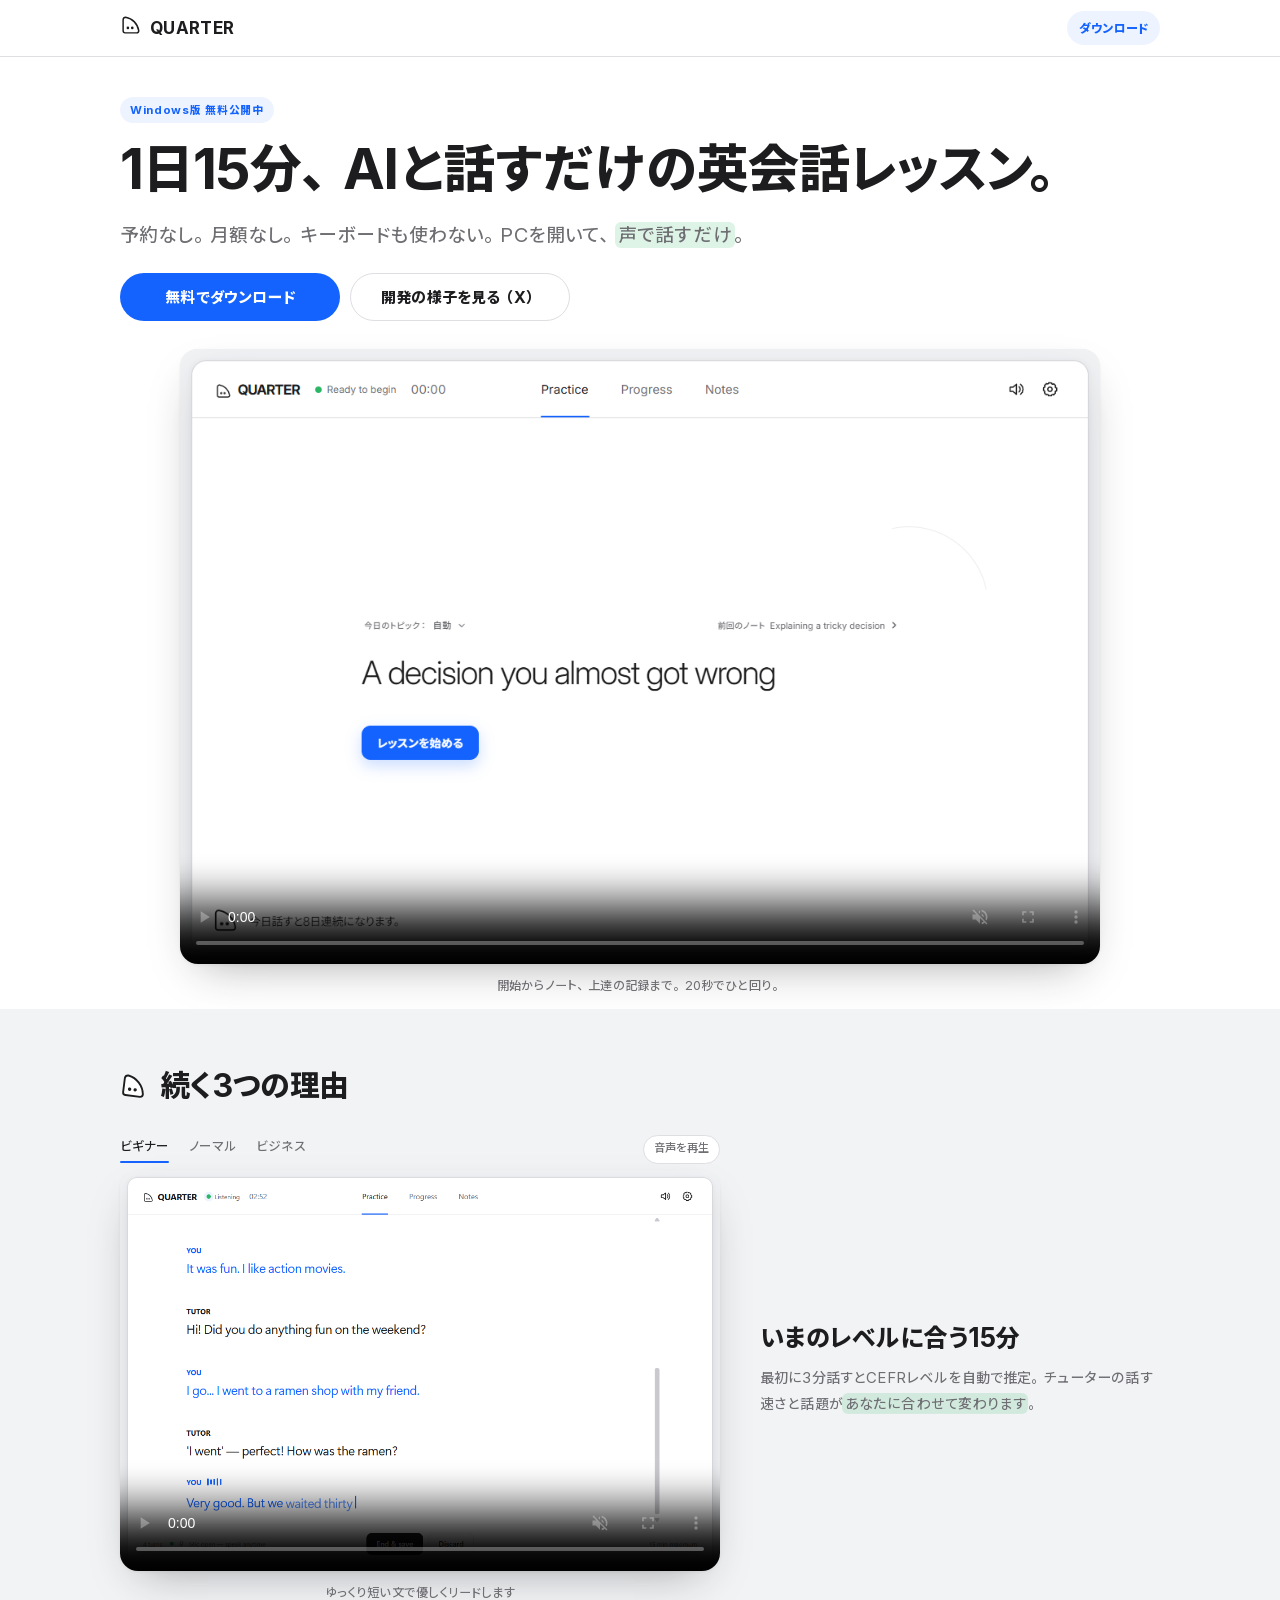
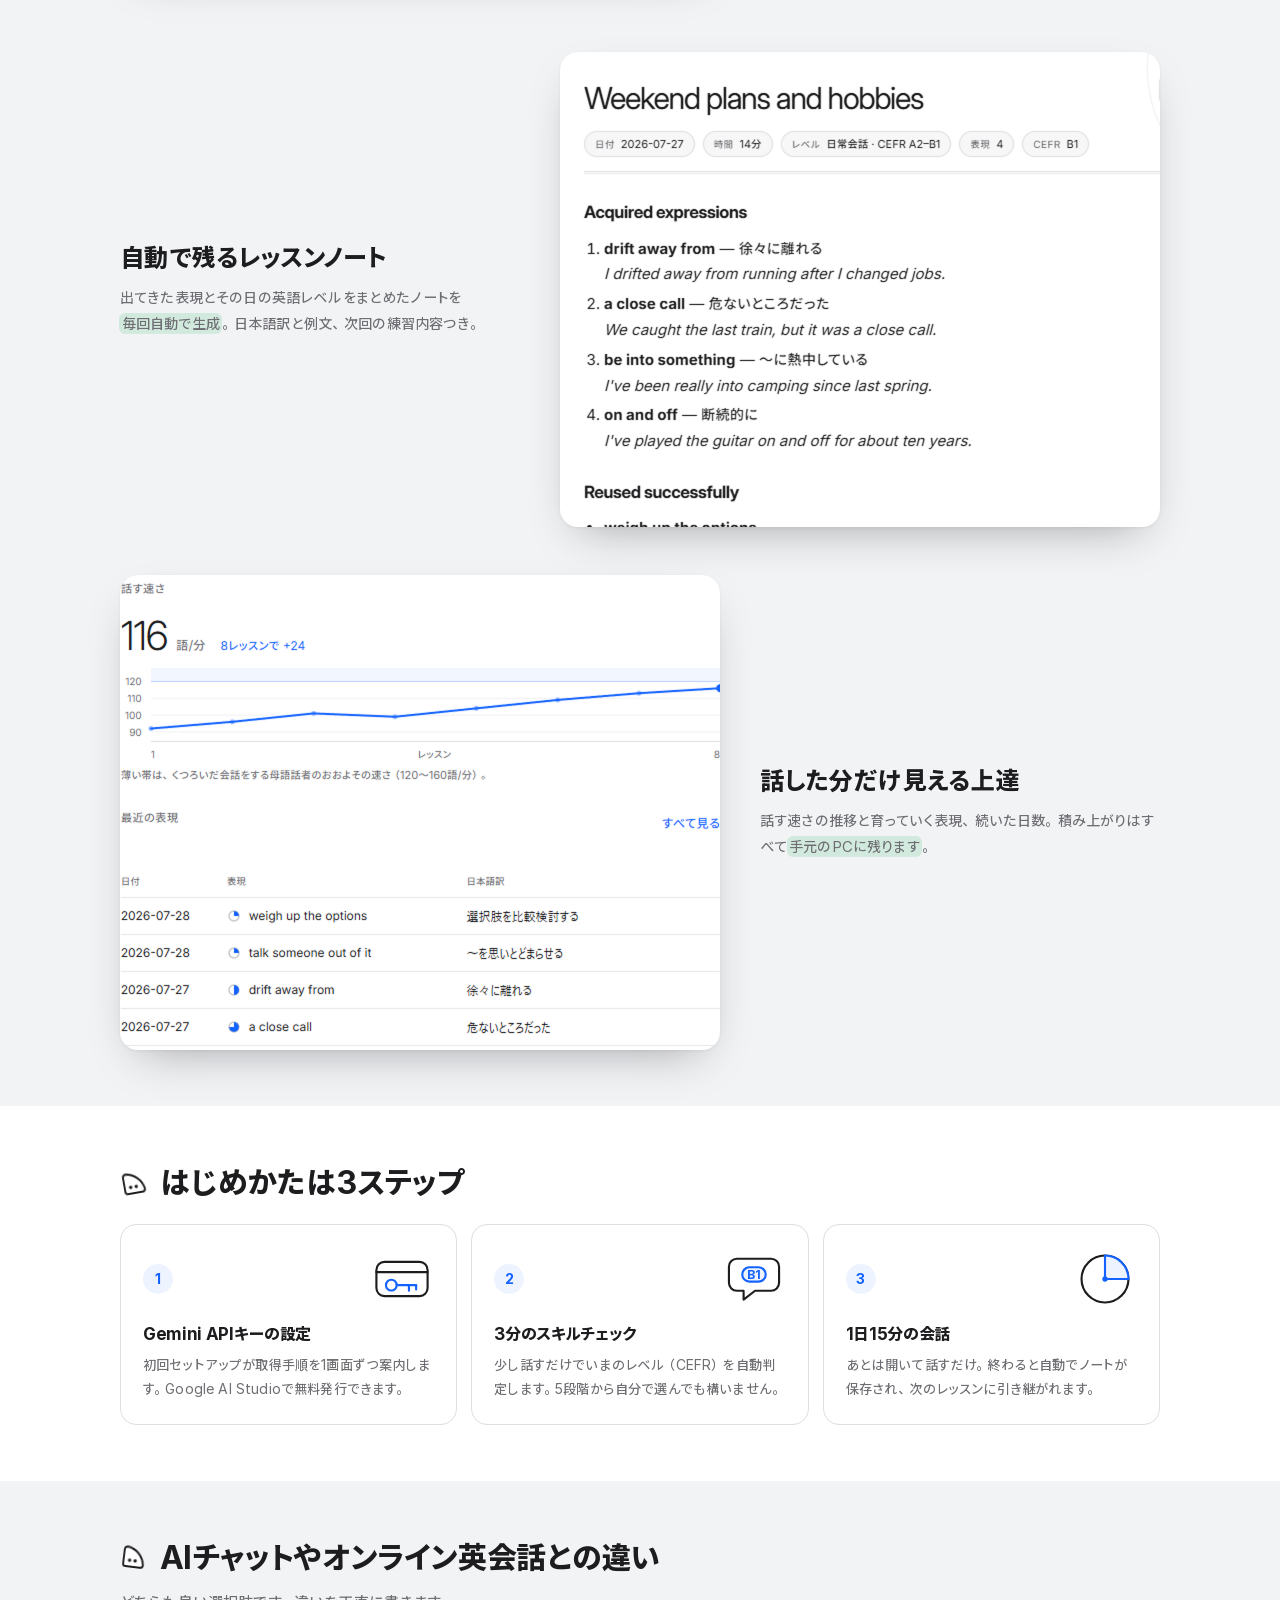
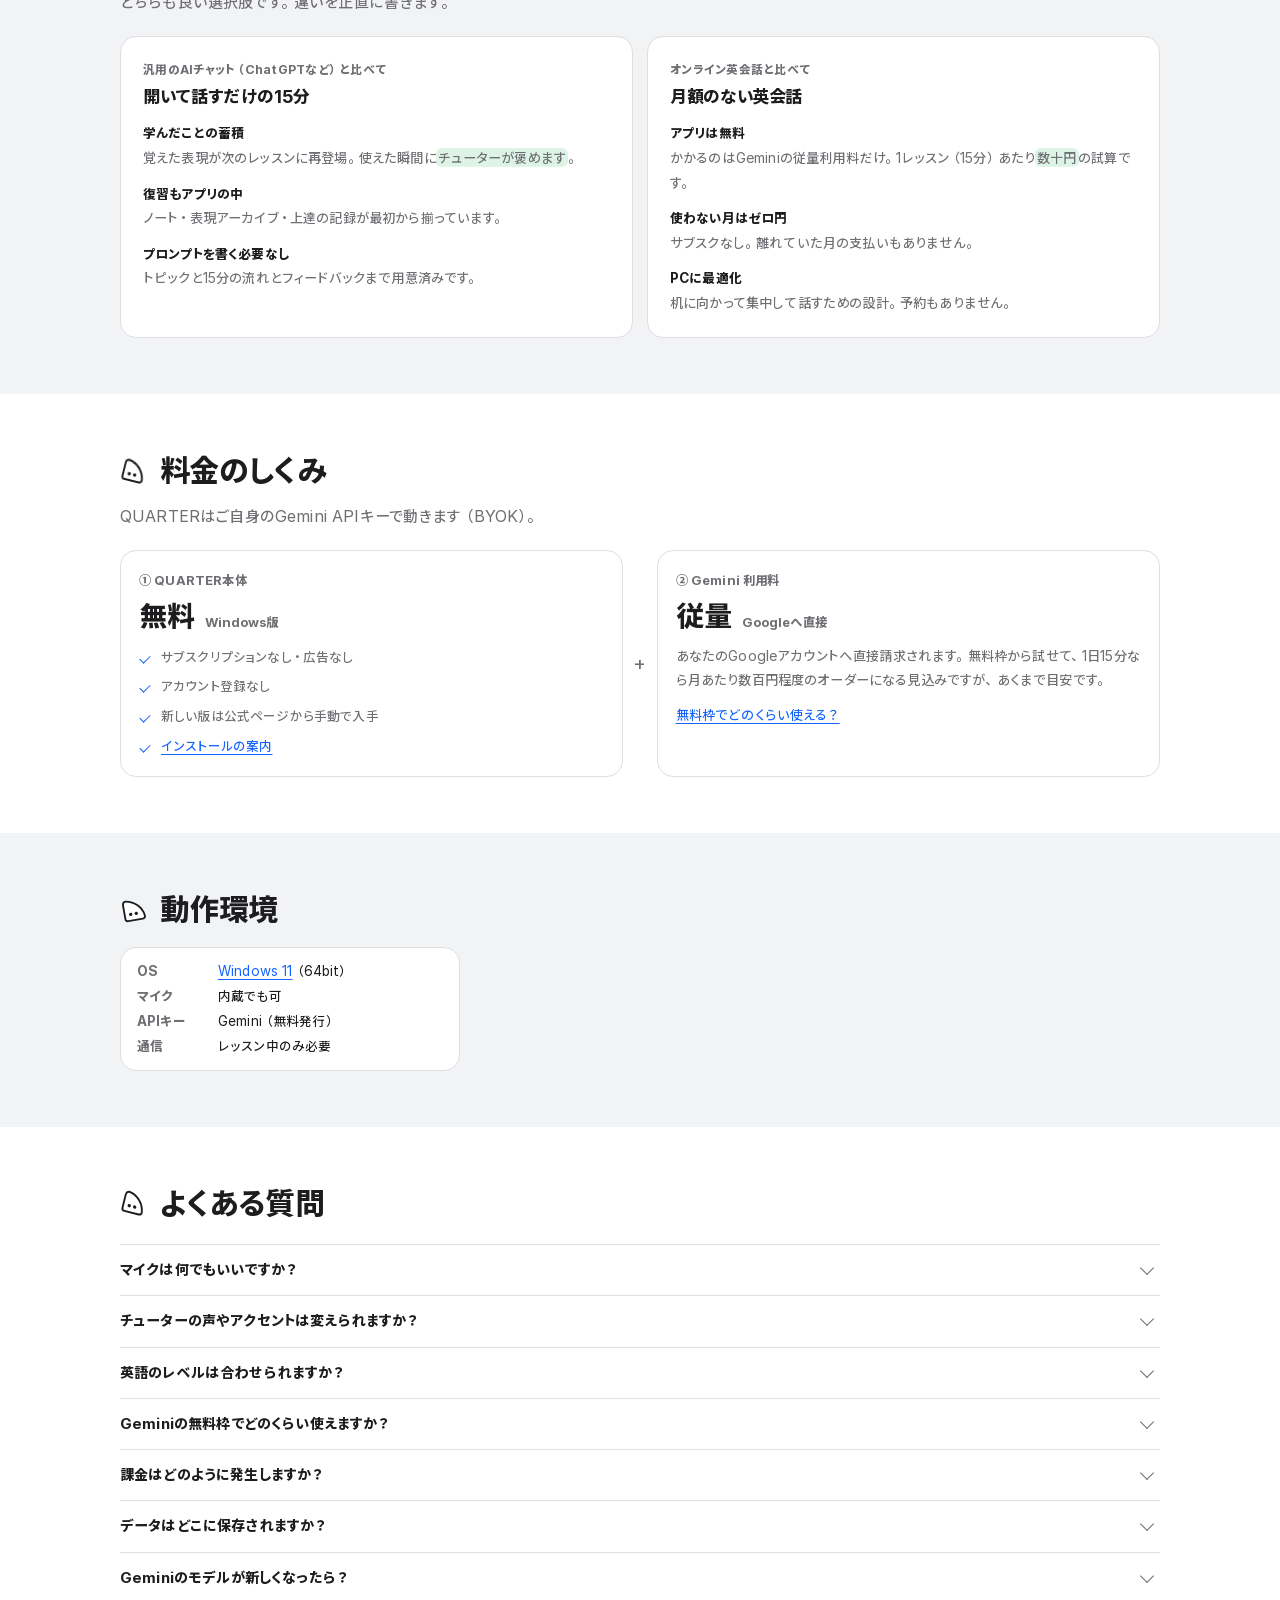
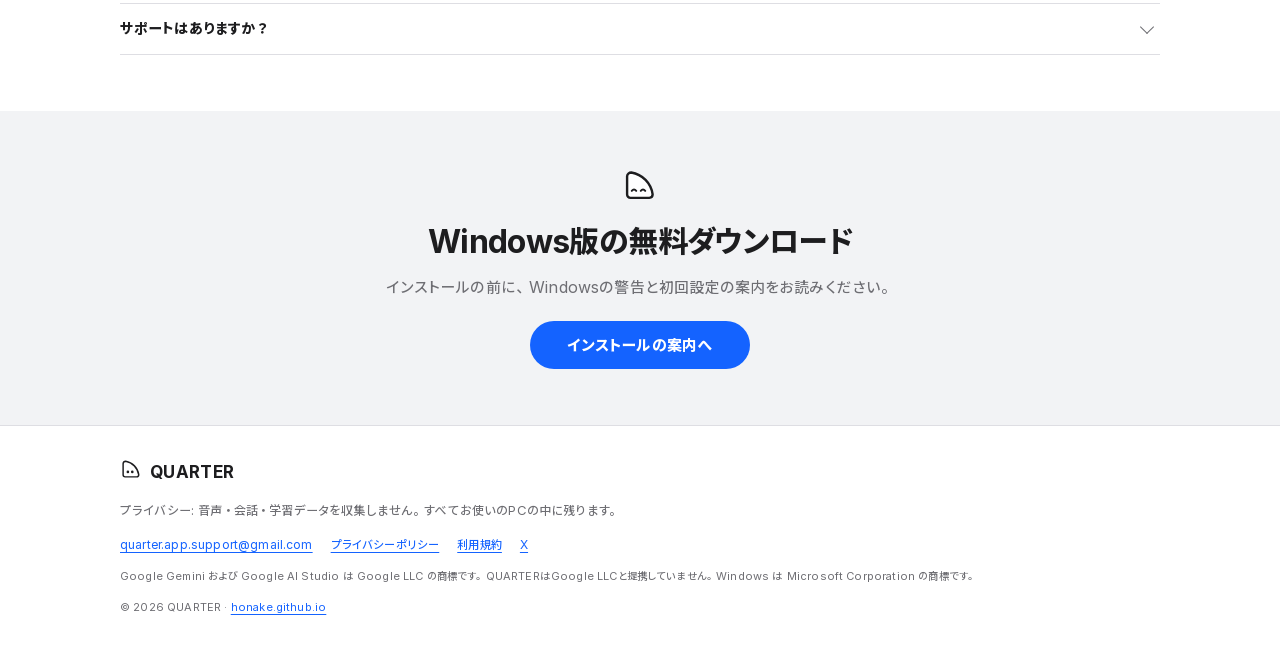
<file: index.html>
<!doctype html>
<html lang="ja">
  <head>
    <meta charset="utf-8">
    <meta name="viewport" content="width=device-width, initial-scale=1">
    <title>QUARTER — 1日15分、AIと話すだけの英会話レッスン。</title>
    <meta name="description" content="QUARTERは1日15分、AIチューターと話すだけのデスクトップ英会話アプリ。予約なし、月額なし、アプリは無料。レッスンノートはあなたのPCにMarkdownで保存されます。">
    <meta name="color-scheme" content="light">
    <meta property="og:type" content="website">
    <meta property="og:title" content="QUARTER — 1日15分、AIと話すだけの英会話レッスン。">
    <meta property="og:description" content="予約なし。月額なし。PCを開いて、話すだけ。無料のWindows向け英会話アプリ。">
    <meta property="og:url" content="https://honake.github.io/quarter/">
    <meta property="og:image" content="https://honake.github.io/quarter/assets/quarter-og.png">
    <meta property="og:image:width" content="1200">
    <meta property="og:image:height" content="630">
    <meta name="twitter:card" content="summary_large_image">
    <meta name="twitter:image" content="https://honake.github.io/quarter/assets/quarter-og.png">
    <link rel="canonical" href="https://honake.github.io/quarter/">
    <link rel="stylesheet" href="styles.css">
    <script src="main.js" defer></script>
  </head>
  <body>
    <a class="skip-link" href="#main">本文へスキップ</a>

    <header class="topbar">
      <div class="wrap topbar-inner">
        <span class="brand">
          <svg class="mascot" viewBox="0 0 24 24" aria-hidden="true">
            <path class="mascot-body" d="M3.4 6.2a2.8 2.8 0 0 1 2.79-2.57A17.2 17.2 0 0 1 20.43 18.21a2.4 2.4 0 0 1-2.23 2.39H5.6a2.2 2.2 0 0 1-2.2-2.2Z"></path>
            <g class="mascot-eyes">
              <circle cx="8.6" cy="15.2" r="1.45"></circle>
              <circle cx="13.4" cy="15.2" r="1.45"></circle>
            </g>
          </svg>
          <span class="wordmark">QUARTER</span>
        </span>
        <a class="topbar-cta" href="start.html">ダウンロード</a>
      </div>
    </header>

    <main id="main">
      <!-- 1. Hero -->
      <section class="hero">
        <div class="wrap">
          <p class="eyebrow"><span class="badge">Windows版 無料公開中</span></p>
          <!-- The tagline is a fixed piece of copy. It reveals word by word with the
               in-app transcript cadence; the spans carry the stagger, not JS. -->
          <h1 class="hero-title"
            ><span class="word" style="--d: 0ms">1日15分、</span
            ><span class="word" style="--d: 100ms">AIと</span
            ><span class="word" style="--d: 200ms">話すだけの</span
            ><span class="word" style="--d: 300ms">英会話</span
            ><span class="word word-last" style="--d: 400ms">レッスン。</span
          ></h1>
          <p class="lead">予約なし。月額なし。キーボードも使わない。PCを開いて、<span class="mark" data-mark data-delay="900">声で話すだけ</span>。</p>
          <div class="cta-row">
            <a class="button button-primary" href="start.html">無料でダウンロード</a>
            <a class="button button-ghost" href="https://x.com/slime_sryty" target="_blank" rel="noopener noreferrer">開発の様子を見る（X）</a>
          </div>

          <!-- One real pass through the complete product loop. Unlike decorative
               motion, this content video keeps autoplaying under reduced motion. -->
          <figure class="media hero-tour">
            <video
              class="media-video"
              data-autoplay-content
              src="assets/quarter-tour.mp4"
              poster="assets/quarter-tour-poster.png"
              width="1130"
              height="756"
              autoplay
              muted
              loop
              playsinline
              preload="auto"
              aria-label="開始前の画面から会話、保存されたノート、進捗、ノート一覧までを見せるQUARTERの20秒ツアー"
            ></video>
            <figcaption>開始からノート、上達の記録まで。20秒でひと回り。</figcaption>
          </figure>
        </div>
      </section>

      <!-- 2. Benefits -->
      <section class="section section-tint" aria-labelledby="benefits-heading">
        <div class="wrap">
          <div class="section-head">
            <svg class="mascot mascot-guide mascot-lean" viewBox="0 0 24 24" aria-hidden="true">
              <path class="mascot-body" d="M3.4 6.2a2.8 2.8 0 0 1 2.79-2.57A17.2 17.2 0 0 1 20.43 18.21a2.4 2.4 0 0 1-2.23 2.39H5.6a2.2 2.2 0 0 1-2.2-2.2Z"></path>
              <g class="mascot-eyes">
                <circle cx="8.6" cy="15.2" r="1.45"></circle>
                <circle cx="13.4" cy="15.2" r="1.45"></circle>
              </g>
            </svg>
            <h2 id="benefits-heading" class="section-title">続く3つの理由</h2>
          </div>
          <div class="reasons">
            <article class="reason-row">
              <!-- main.js owns the difficulty tabs, lazy sources, and auto-advance. -->
              <figure class="reason-media demo" data-demo>
                <div class="demo-stage">
                  <div class="demo-levels" role="group" aria-label="レッスンの難易度">
                    <button type="button" class="level-tab is-active" data-level="beginner" aria-pressed="true"
                      data-caption="ゆっくり短い文で優しくリードします">ビギナー</button>
                    <button type="button" class="level-tab" data-level="daily" aria-pressed="false"
                      data-caption="趣味や日常の話題を自然なテンポで話します">ノーマル</button>
                    <button type="button" class="level-tab" data-level="business" aria-pressed="false"
                      data-caption="仕事で使う言い回しまで踏み込みます">ビジネス</button>
                    <button type="button" class="demo-audio-toggle" data-demo-audio aria-pressed="false"
                      data-label-muted="音声を再生" data-label-playing="音声を切る"
                      aria-label="音声を再生">音声を再生</button>
                  </div>
                  <div class="demo-viewport">
                    <video
                      class="media-video"
                      data-level="beginner"
                      src="assets/quarter-demo-beginner.mp4"
                      poster="assets/quarter-demo-beginner-poster.png"
                      width="1130"
                      height="756"
                      autoplay
                      muted
                      playsinline
                      preload="metadata"
                      aria-label="ビギナー向けのレッスン。実際のチューター音声つきでゆっくり短い文を話す様子"
                    ></video>
                    <video
                      class="media-video"
                      data-level="daily"
                      data-src="assets/quarter-demo-daily.mp4"
                      poster="assets/quarter-demo-daily-poster.png"
                      width="1130"
                      height="756"
                      muted
                      playsinline
                      preload="none"
                      aria-label="ノーマル向けのレッスン。実際のチューター音声つきで趣味の話を自然なテンポで進める様子"
                      hidden
                    ></video>
                    <video
                      class="media-video"
                      data-level="business"
                      data-src="assets/quarter-demo.mp4"
                      poster="assets/quarter-demo-poster.png"
                      width="1130"
                      height="756"
                      muted
                      playsinline
                      preload="none"
                      aria-label="ビジネス向けのレッスン。実際のチューター音声つきで仕事の話を英語で進める様子"
                      hidden
                    ></video>
                  </div>
                </div>
                <figcaption data-demo-caption aria-live="polite">ゆっくり短い文で優しくリードします</figcaption>
              </figure>
              <div class="reason-copy">
                <h3>いまのレベルに合う15分</h3>
                <p>最初に3分話すとCEFRレベルを自動で推定。チューターの話す速さと話題が<span class="mark" data-mark>あなたに合わせて変わります</span>。</p>
              </div>
            </article>

            <article class="reason-row reason-row-reverse">
              <figure class="reason-media reason-still">
                <img
                  src="assets/quarter-feature-note.png"
                  width="600"
                  height="475"
                  loading="lazy"
                  decoding="async"
                  alt="保存されたレッスンノート。タイトル、日付・時間・レベルの情報、日本語訳・例文つきの表現が4件並ぶ"
                >
              </figure>
              <div class="reason-copy">
                <h3>自動で残るレッスンノート</h3>
                <p>出てきた表現とその日の英語レベルをまとめたノートを<span class="mark" data-mark>毎回自動で生成</span>。日本語訳と例文、次回の練習内容つき。</p>
              </div>
            </article>

            <article class="reason-row">
              <figure class="reason-media reason-still">
                <img
                  src="assets/quarter-feature-progress.png"
                  width="600"
                  height="475"
                  loading="lazy"
                  decoding="async"
                  alt="進捗画面の話す速さ。116語/分、8レッスンで+24という数値、上昇する推移グラフと最近の表現が並ぶ"
                >
              </figure>
              <div class="reason-copy">
                <h3>話した分だけ見える上達</h3>
                <p>話す速さの推移と育っていく表現、続いた日数。積み上がりはすべて<span class="mark" data-mark>手元のPCに残ります</span>。</p>
              </div>
            </article>
          </div>
        </div>
      </section>

      <!-- 3. How it works -->
      <section class="section" aria-labelledby="how-heading">
        <div class="wrap">
          <div class="section-head">
            <svg class="mascot mascot-guide mascot-point" viewBox="0 0 24 24" aria-hidden="true">
              <path class="mascot-body" d="M3.4 6.2a2.8 2.8 0 0 1 2.79-2.57A17.2 17.2 0 0 1 20.43 18.21a2.4 2.4 0 0 1-2.23 2.39H5.6a2.2 2.2 0 0 1-2.2-2.2Z"></path>
              <g class="mascot-eyes">
                <circle cx="8.6" cy="15.2" r="1.45"></circle>
                <circle cx="13.4" cy="15.2" r="1.45"></circle>
              </g>
            </svg>
            <h2 id="how-heading" class="section-title">はじめかたは3ステップ</h2>
          </div>
          <ol class="steps">
            <li class="step">
              <div class="step-head">
                <span class="step-number" aria-hidden="true">1</span>
                <!-- Step 1: the API key set onto its card. -->
                <svg class="spot" viewBox="0 0 24 24" aria-hidden="true">
                  <rect class="fill-surface" x="2.4" y="5.6" width="19.2" height="12.8" rx="3"></rect>
                  <path d="M2.4 9.4h19.2"></path>
                  <circle class="fill-surface accent" cx="8" cy="14.3" r="2"></circle>
                  <path class="accent" d="M10 14.3h7.3"></path>
                  <path class="accent" d="M14.6 14.3v2.1"></path>
                  <path class="accent" d="M17.3 14.3v1.6"></path>
                </svg>
              </div>
              <div>
                <h3>Gemini APIキーの設定</h3>
                <p>初回セットアップが取得手順を1画面ずつ案内します。Google AI Studioで無料発行できます。</p>
              </div>
            </li>
            <li class="step">
              <div class="step-head">
                <span class="step-number" aria-hidden="true">2</span>
                <!-- Step 2: a spoken line comes back with a CEFR badge. -->
                <svg class="spot" viewBox="0 0 24 24" aria-hidden="true">
                  <path class="fill-surface" d="M5.6 4.4h12.8a3 3 0 0 1 3 3v6a3 3 0 0 1-3 3h-6l-4.3 3.3v-3.3H5.6a3 3 0 0 1-3-3v-6a3 3 0 0 1 3-3Z"></path>
                  <rect class="accent soft" x="7.6" y="7.6" width="8.8" height="5.4" rx="2.7"></rect>
                  <text x="12" y="12" text-anchor="middle">B1</text>
                </svg>
              </div>
              <div>
                <h3>3分のスキルチェック</h3>
                <p>少し話すだけでいまのレベル（CEFR）を自動判定します。5段階から自分で選んでも構いません。</p>
              </div>
            </li>
            <li class="step">
              <div class="step-head">
                <span class="step-number" aria-hidden="true">3</span>
                <!-- Step 3: the quarter wedge on a clock face — the brand shape, doing its job. -->
                <svg class="spot" viewBox="0 0 24 24" aria-hidden="true">
                  <circle class="fill-surface" cx="12" cy="12" r="8.8"></circle>
                  <path class="accent soft" d="M12 3.2A8.8 8.8 0 0 1 20.8 12H12Z"></path>
                  <circle class="solid" cx="12" cy="12" r="1"></circle>
                </svg>
              </div>
              <div>
                <h3>1日15分の会話</h3>
                <p>あとは開いて話すだけ。終わると自動でノートが保存され、次のレッスンに引き継がれます。</p>
              </div>
            </li>
          </ol>
        </div>
      </section>

      <!-- 4. The two comparisons a visitor arrives with: "why not just talk to a
           general AI chat?" and "why not an online English school?". Two cards
           rather than a three-column feature matrix — a matrix is more table
           than the rest of this page carries, and each objection has its own
           answer rather than a shared list of rows.
           The frame is deliberately not "the other thing is bad": a general AI
           chat can hold an English conversation, and the difference named here
           is who does the designing and what survives the session. Same for the
           cost card — the comparison is to 月額数千円のサービス as a category,
           never to a named competitor at a named price.
           Tinted, and inserting a band here is what flipped 料金のしくみ to plain
           and 動作環境 to tinted below, so the gray and white bands still
           alternate all the way to the footer. -->
      <section class="section section-tint" aria-labelledby="versus-heading">
        <div class="wrap">
          <div class="section-head">
            <svg class="mascot mascot-guide mascot-lean" viewBox="0 0 24 24" aria-hidden="true">
              <path class="mascot-body" d="M3.4 6.2a2.8 2.8 0 0 1 2.79-2.57A17.2 17.2 0 0 1 20.43 18.21a2.4 2.4 0 0 1-2.23 2.39H5.6a2.2 2.2 0 0 1-2.2-2.2Z"></path>
              <g class="mascot-eyes">
                <circle cx="8.6" cy="15.2" r="1.45"></circle>
                <circle cx="13.4" cy="15.2" r="1.45"></circle>
              </g>
            </svg>
            <h2 id="versus-heading" class="section-title">AIチャットやオンライン英会話との違い</h2>
          </div>
          <p class="section-lead">どちらも良い選択肢です。違いを正直に書きます。</p>
          <div class="versus">
            <div class="versus-card">
              <p class="versus-against">汎用のAIチャット（ChatGPTなど）と比べて</p>
              <h3>開いて話すだけの15分</h3>
              <ul class="versus-list">
                <li>
                  <span class="versus-key">学んだことの蓄積</span>
                  覚えた表現が次のレッスンに再登場。使えた瞬間に<span class="mark" data-mark>チューターが褒めます</span>。
                </li>
                <li>
                  <span class="versus-key">復習もアプリの中</span>
                  ノート・表現アーカイブ・上達の記録が最初から揃っています。
                </li>
                <li>
                  <span class="versus-key">プロンプトを書く必要なし</span>
                  トピックと15分の流れとフィードバックまで用意済みです。
                </li>
              </ul>
            </div>
            <div class="versus-card">
              <p class="versus-against">オンライン英会話と比べて</p>
              <h3>月額のない英会話</h3>
              <ul class="versus-list">
                <li>
                  <span class="versus-key">アプリは無料</span>
                  かかるのはGeminiの従量利用料だけ。1レッスン（15分）あたり<span class="mark" data-mark>数十円</span>の試算です。
                </li>
                <li>
                  <span class="versus-key">使わない月はゼロ円</span>
                  サブスクなし。離れていた月の支払いもありません。
                </li>
                <li>
                  <span class="versus-key">PCに最適化</span>
                  机に向かって集中して話すための設計。予約もありません。
                </li>
              </ul>
            </div>
          </div>
        </div>
      </section>

      <!-- 5. BYOK and cost. Plain rather than tinted since 2026-08-01: the
           differentiation band above it took the tint, and the bands alternate. -->
      <section id="cost" class="section" aria-labelledby="cost-heading">
        <div class="wrap">
          <div class="section-head">
            <svg class="mascot mascot-guide mascot-tilt" viewBox="0 0 24 24" aria-hidden="true">
              <path class="mascot-body" d="M3.4 6.2a2.8 2.8 0 0 1 2.79-2.57A17.2 17.2 0 0 1 20.43 18.21a2.4 2.4 0 0 1-2.23 2.39H5.6a2.2 2.2 0 0 1-2.2-2.2Z"></path>
              <g class="mascot-eyes">
                <circle cx="8.6" cy="15.2" r="1.45"></circle>
                <circle cx="13.4" cy="15.2" r="1.45"></circle>
              </g>
            </svg>
            <h2 id="cost-heading" class="section-title">料金のしくみ</h2>
          </div>
          <p class="section-lead">QUARTERはご自身のGemini APIキーで動きます（BYOK）。</p>
          <!-- The two cards carry the whole cost story between them: ① what
               QUARTER charges once, ② what Google charges as you speak. There is
               no third block restating ②, because the sentence a visitor must not
               miss — that Gemini is not included — belongs on the card itself.
               Since 2026-10-28 (ADR 0025) ① is free; the Stripe buy button and
               the beta/list prices were removed with it. -->
          <div class="cost-split">
            <div class="cost-card">
              <p class="cost-label">① QUARTER本体</p>
              <p class="cost-amount">無料<span>Windows版</span></p>
              <ul class="cost-list">
                <li>サブスクリプションなし・広告なし</li>
                <li>アカウント登録なし</li>
                <li>新しい版は公式ページから手動で入手</li>
                <li><a href="start.html">インストールの案内</a></li>
              </ul>
            </div>
            <span class="cost-plus" aria-hidden="true">+</span>
            <div class="cost-card">
              <p class="cost-label">② Gemini 利用料</p>
              <p class="cost-amount">従量<span>Googleへ直接</span></p>
              <p class="cost-note">あなたのGoogleアカウントへ直接請求されます。無料枠から試せて、1日15分なら月あたり数百円程度のオーダーになる見込みですが、あくまで目安です。</p>
              <p class="cost-note"><a href="#faq-free">無料枠でどのくらい使える？</a></p>
            </div>
          </div>
        </div>
      </section>

      <!-- 6. Requirements. Tinted again: it lost the tint when 価格 was deleted,
           and got it back when the differentiation band pushed 料金のしくみ onto
           the plain side. -->
      <section class="section section-tint" aria-labelledby="requirements-heading">
        <div class="wrap">
          <div class="section-head">
            <svg class="mascot mascot-guide mascot-point" viewBox="0 0 24 24" aria-hidden="true">
              <path class="mascot-body" d="M3.4 6.2a2.8 2.8 0 0 1 2.79-2.57A17.2 17.2 0 0 1 20.43 18.21a2.4 2.4 0 0 1-2.23 2.39H5.6a2.2 2.2 0 0 1-2.2-2.2Z"></path>
              <g class="mascot-eyes">
                <circle cx="8.6" cy="15.2" r="1.45"></circle>
                <circle cx="13.4" cy="15.2" r="1.45"></circle>
              </g>
            </svg>
            <h2 id="requirements-heading" class="section-title">動作環境</h2>
          </div>
          <!-- One fact per line. As a single wrapping row the four keys and their
               four values ran together and had to be parsed; stacked they are read
               at a glance, and the block is narrow enough to cost almost nothing. -->
          <ul class="specs">
            <!-- Windows only. The Mac build was dropped when the project moved
                 to a free, maintenance-light release (ADR 0025). -->
            <li><span class="spec-key">OS</span><a href="start.html#help">Windows 11</a>（64bit）</li>
            <li><span class="spec-key">マイク</span>内蔵でも可</li>
            <li><span class="spec-key">APIキー</span>Gemini（無料発行）</li>
            <li><span class="spec-key">通信</span>レッスン中のみ必要</li>
          </ul>
        </div>
      </section>

      <!-- 7. FAQ -->
      <section class="section" aria-labelledby="faq-heading">
        <div class="wrap">
          <div class="section-head">
            <svg class="mascot mascot-guide mascot-tilt" viewBox="0 0 24 24" aria-hidden="true">
              <path class="mascot-body" d="M3.4 6.2a2.8 2.8 0 0 1 2.79-2.57A17.2 17.2 0 0 1 20.43 18.21a2.4 2.4 0 0 1-2.23 2.39H5.6a2.2 2.2 0 0 1-2.2-2.2Z"></path>
              <g class="mascot-eyes">
                <circle cx="8.6" cy="15.2" r="1.45"></circle>
                <circle cx="13.4" cy="15.2" r="1.45"></circle>
              </g>
            </svg>
            <h2 id="faq-heading" class="section-title">よくある質問</h2>
          </div>
          <div class="faq">
            <details>
              <summary>マイクは何でもいいですか？</summary>
              <p><span class="sen">ノートPCの内蔵マイクでも動きます。</span><span class="sen">周囲の音が入りやすい場所では有線ヘッドセットのほうが安定します。</span></p>
            </details>
            <!-- The two settings pickers used to sit beside this list as whole-window
                 stills. They are 2x crops now, inside the answers that describe them. -->
            <details>
              <summary>チューターの声やアクセントは変えられますか？</summary>
              <p><span class="sen">8種類の声から選べて、イギリス英語とアメリカ英語のアクセントも切り替えられます。</span><span class="sen">設定画面からいつでも変更できます。</span></p>
              <img
                class="faq-shot"
                src="assets/quarter-faq-voice.png"
                width="1076"
                height="570"
                loading="lazy"
                decoding="async"
                alt="設定画面のTutor voice。8つの声と3つのアクセントの選択肢が並ぶ"
              >
            </details>
            <details>
              <summary>英語のレベルは合わせられますか？</summary>
              <p><span class="sen">5段階のプリセットからいつでも選び直せます。</span><span class="sen">3分のスキルチェックをやり直せば、いまの実力に合わせて測り直せます。</span></p>
              <img
                class="faq-shot"
                src="assets/quarter-faq-level.png"
                width="1076"
                height="402"
                loading="lazy"
                decoding="async"
                alt="設定画面のLesson level。5段階のレベルと3分スキルチェックの再実行ボタンが並ぶ"
              >
            </details>
            <details id="faq-free">
              <summary>Geminiの無料枠でどのくらい使えますか？</summary>
              <p><span class="sen">2026年8月1日現在、レッスンに使うGemini Live APIの音声入出力には無料枠があります。</span><span class="sen">1日に使える量の上限はGoogleアカウントごとに決まり、AI Studioの画面でいつでも確認できます。</span><span class="sen">無料枠を超えて課金を有効にした場合も、公式単価からの試算で1レッスン（15分）あたり数十円です。</span><span class="sen">単価と無料枠の内容は変わることがあります。</span></p>
            </details>
            <details>
              <summary>課金はどのように発生しますか？</summary>
              <p><span class="sen">QUARTERは無料のため、アプリから請求が発生することはありません。</span><span class="sen">Geminiの利用料はあなたのGoogleアカウントに直接発生します。</span></p>
            </details>
            <details>
              <summary>データはどこに保存されますか？</summary>
              <p><span class="sen">レッスンノートはドキュメントフォルダのQUARTERにMarkdownで保存され、APIキーはOSの安全な保存領域に保管されます。</span><span class="sen">保存先をObsidianのVaultへ変えることもできます。</span></p>
            </details>
            <details>
              <summary>Geminiのモデルが新しくなったら？</summary>
              <p><span class="sen">設定したモデルが使えなくなると、QUARTERはあなたのAPIキーで使える後継のモデルを探して自動で切り替えます。</span><span class="sen">それでもつながらない場合は、設定画面の詳細からモデル名を直接指定できます。</span></p>
            </details>
            <details>
              <summary>サポートはありますか？</summary>
              <p><span class="sen">QUARTERは個人開発の無料アプリで、現状のままの提供です。</span><span class="sen">不具合の報告はメールで受け付けますが、個別の対応や修正はお約束できません。</span></p>
            </details>
          </div>
        </div>
      </section>

      <!-- 8. Download. Replaced the waitlist on 2026-10-28 (ADR 0025): the
           install guide owns the download button, the unsigned-publisher
           disclosure, and the SHA-256, so this band only points there. -->
      <section id="download" class="section section-tint" aria-labelledby="download-heading">
        <div class="wrap wrap-narrow wrap-center">
          <svg class="mascot mascot-guide mascot-cheer" viewBox="0 0 24 24" aria-hidden="true">
            <path class="mascot-body" d="M3.4 6.2a2.8 2.8 0 0 1 2.79-2.57A17.2 17.2 0 0 1 20.43 18.21a2.4 2.4 0 0 1-2.23 2.39H5.6a2.2 2.2 0 0 1-2.2-2.2Z"></path>
            <g class="mascot-eyes-happy">
              <path d="M6.5 15.9q1.5-1.9 3 0"></path>
              <path d="M12.5 15.9q1.5-1.9 3 0"></path>
            </g>
          </svg>
          <h2 id="download-heading" class="section-title">Windows版の無料ダウンロード</h2>
          <p class="section-lead">インストールの前に、Windowsの警告と初回設定の案内をお読みください。</p>
          <div class="cta-row cta-row-center">
            <a class="button button-primary" href="start.html">インストールの案内へ</a>
          </div>
        </div>
      </section>
    </main>

    <footer class="footer">
      <div class="wrap footer-inner">
        <span class="brand">
          <svg class="mascot" viewBox="0 0 24 24" aria-hidden="true">
            <path class="mascot-body" d="M3.4 6.2a2.8 2.8 0 0 1 2.79-2.57A17.2 17.2 0 0 1 20.43 18.21a2.4 2.4 0 0 1-2.23 2.39H5.6a2.2 2.2 0 0 1-2.2-2.2Z"></path>
            <g class="mascot-eyes">
              <circle cx="8.6" cy="15.2" r="1.45"></circle>
              <circle cx="13.4" cy="15.2" r="1.45"></circle>
            </g>
          </svg>
          <span class="wordmark">QUARTER</span>
        </span>
        <!-- Restored 2026-08-02 for the sales launch: the privacy sentence and
             the trademark paragraph are back exactly as recorded in
             apps/landing/README.md. The 特商法 page left with sales on
             2026-10-28; the row keeps privacy, terms, and the real X account. The font credit stays out
             deliberately — the OFL asks that the licence travel with the font
             files (assets/fonts/OFL.txt does), not that a page credit it.
             The support address (quarter.app.support@gmail.com, 2026-08-02) is a
             dedicated Gmail forwarded into the owner's main inbox. -->
        <p class="footer-privacy">プライバシー: 音声・会話・学習データを収集しません。すべてお使いのPCの中に残ります。</p>
        <ul class="footer-links">
          <li><a href="mailto:quarter.app.support@gmail.com">quarter.app.support@gmail.com</a></li>
          <li><a href="legal/privacy.html">プライバシーポリシー</a></li>
          <li><a href="legal/terms.html">利用規約</a></li>
          <li><a href="https://x.com/slime_sryty" target="_blank" rel="noopener noreferrer">X</a></li>
        </ul>
        <p class="footer-fine">Google Gemini および Google AI Studio は Google LLC の商標です。QUARTERはGoogle LLCと提携していません。Windows は Microsoft Corporation の商標です。</p>
        <p class="footer-fine">© 2026 QUARTER · <a href="https://honake.github.io" target="_blank" rel="noopener noreferrer">honake.github.io</a></p>
      </div>
    </footer>
  </body>
</html>
</file>
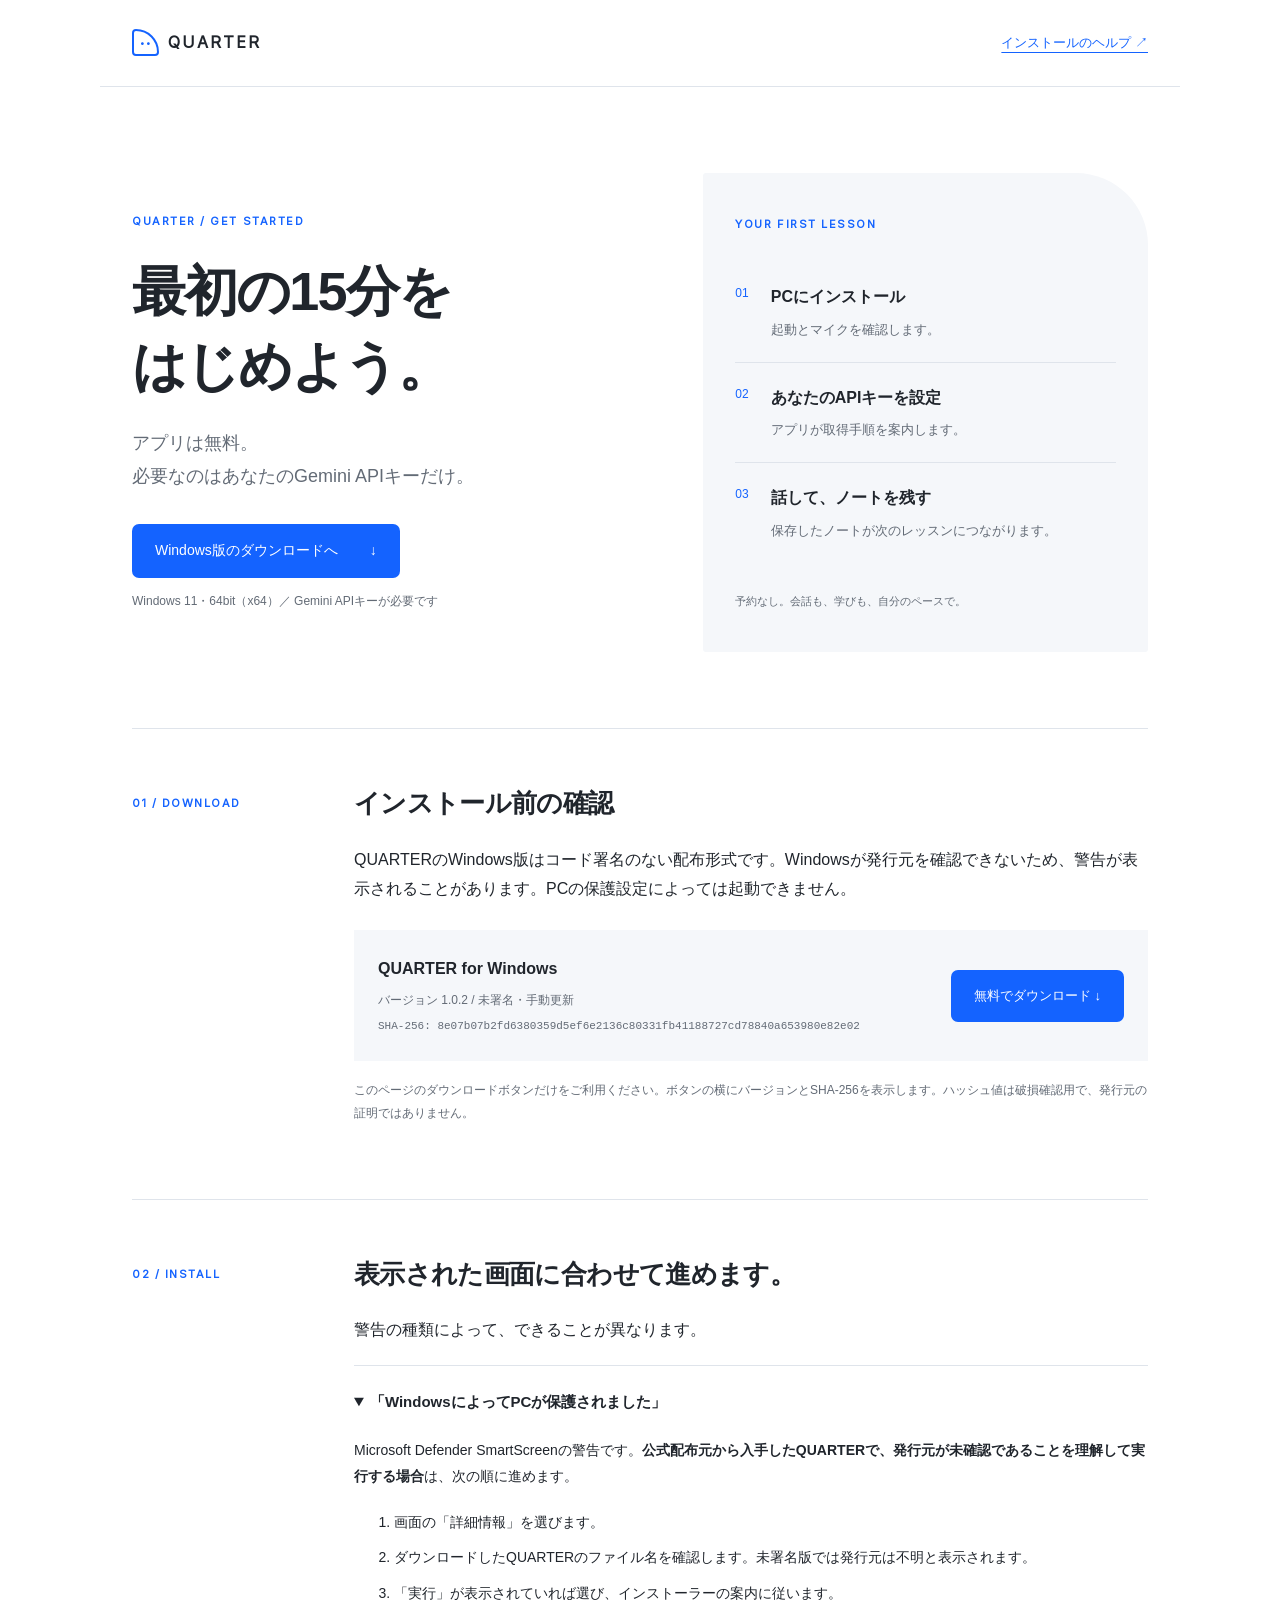
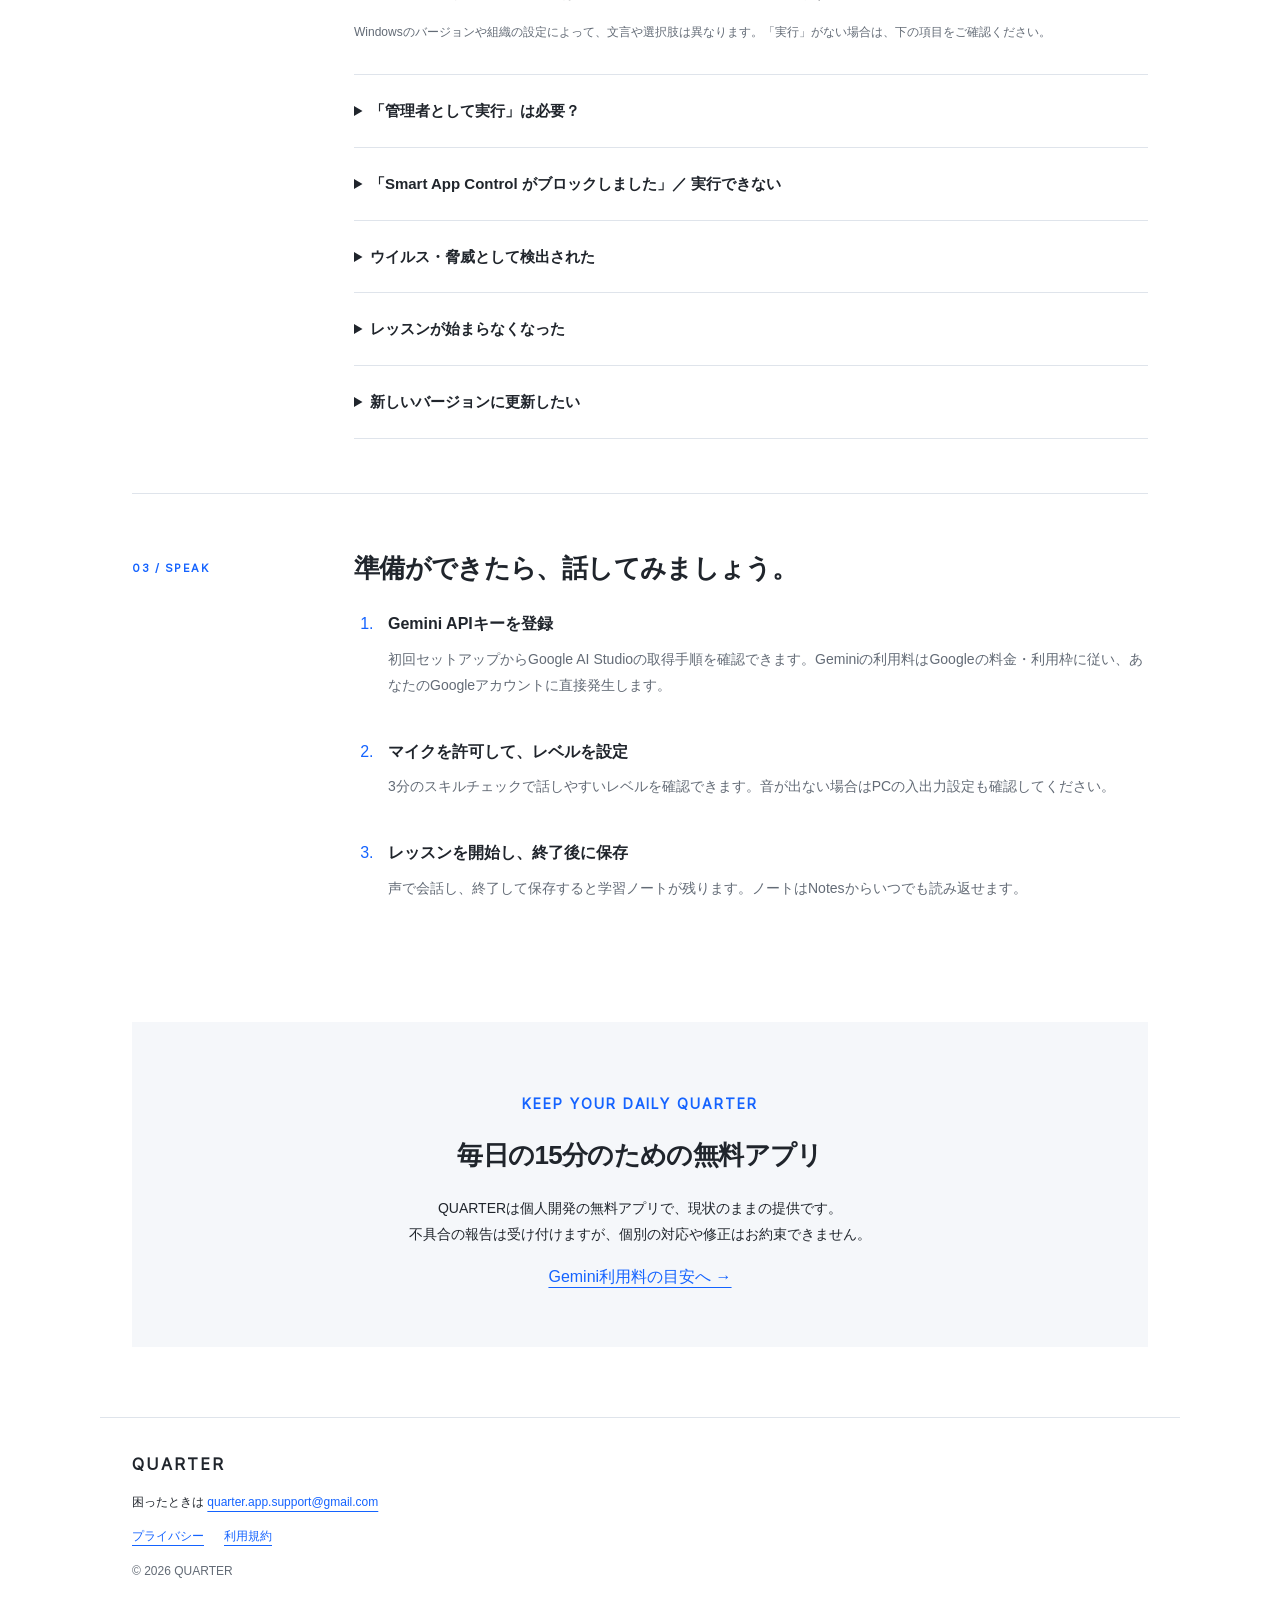
<file: start.html>
<!doctype html>
<html lang="ja">
<head>
  <meta charset="utf-8">
  <meta name="viewport" content="width=device-width, initial-scale=1">
  <meta name="description" content="QUARTER Windows版の無料ダウンロードとインストール。Windowsの警告、初回設定、手動更新の方法をご案内します。">
  <title>最初の15分をはじめる | QUARTER</title>
  <link rel="stylesheet" href="start.css">
  <script src="start.js" defer></script>
</head>
<body>
  <header class="top"><a class="brand" href="index.html" aria-label="QUARTER トップへ"><span class="mark" aria-hidden="true">··</span> QUARTER</a><a href="#help">インストールのヘルプ ↗</a></header>
  <main>
    <section class="intro">
      <div><p class="eyebrow">QUARTER / GET STARTED</p><h1>最初の15分を<br>はじめよう。</h1><p class="lead">アプリは無料。<br>必要なのはあなたのGemini APIキーだけ。</p><a class="primary" href="#download">Windows版のダウンロードへ <span aria-hidden="true">↓</span></a><p class="small">Windows 11・64bit（x64）／ Gemini APIキーが必要です</p></div>
      <aside class="route" aria-label="使いはじめるまでの流れ"><p class="eyebrow">YOUR FIRST LESSON</p><ol><li><span>01</span><div><strong>PCにインストール</strong><p>起動とマイクを確認します。</p></div></li><li><span>02</span><div><strong>あなたのAPIキーを設定</strong><p>アプリが取得手順を案内します。</p></div></li><li><span>03</span><div><strong>話して、ノートを残す</strong><p>保存したノートが次のレッスンにつながります。</p></div></li></ol><p class="route-foot">予約なし。会話も、学びも、自分のペースで。</p></aside>
    </section>
    <section class="section" id="download"><div class="section-label">01 / DOWNLOAD</div><div><h2>インストール前の確認</h2><p>QUARTERのWindows版はコード署名のない配布形式です。Windowsが発行元を確認できないため、警告が表示されることがあります。PCの保護設定によっては起動できません。</p><div class="download-panel"><div><strong>QUARTER for Windows</strong><p class="small" data-release-note>配布の準備中です。</p><p class="small hash" data-release-hash hidden></p></div><a class="primary" data-download hidden>無料でダウンロード ↓</a><a href="https://x.com/slime_sryty" target="_blank" rel="noopener noreferrer" data-fallback-link>最新情報をXで見る ↗</a></div><p class="small">このページのダウンロードボタンだけをご利用ください。ボタンの横にバージョンとSHA-256を表示します。ハッシュ値は破損確認用で、発行元の証明ではありません。</p></div></section>
    <section class="section" id="help"><div class="section-label">02 / INSTALL</div><div><h2>表示された画面に合わせて進めます。</h2><p>警告の種類によって、できることが異なります。</p>
      <details open><summary>「WindowsによってPCが保護されました」</summary><div class="answer"><p>Microsoft Defender SmartScreenの警告です。<strong>公式配布元から入手したQUARTERで、発行元が未確認であることを理解して実行する場合</strong>は、次の順に進めます。</p><ol><li>画面の「詳細情報」を選びます。</li><li>ダウンロードしたQUARTERのファイル名を確認します。未署名版では発行元は不明と表示されます。</li><li>「実行」が表示されていれば選び、インストーラーの案内に従います。</li></ol><p class="small">Windowsのバージョンや組織の設定によって、文言や選択肢は異なります。「実行」がない場合は、下の項目をご確認ください。</p></div></details>
      <details><summary>「管理者として実行」は必要？</summary><div class="answer"><p>必要ありません。ダウンロードしたファイルを通常どおりダブルクリックしてください。インストール方法の選択で最初から選ばれている「現在のユーザーのみ」のまま進めると、管理者権限なしでインストールできます。</p></div></details>
      <details><summary>「Smart App Control がブロックしました」／ 実行できない</summary><div class="answer"><p>Smart App Controlにはアプリごとの許可設定がありません。その場合、このPCではQUARTERをご利用いただけません。保護機能を無効にしないでください。</p><p>会社や学校のPCでは管理者の方針が優先されます。許可が必要な場合は管理者へ確認してください。</p><p><a href="https://support.microsoft.com/en-us/windows/security/threat-malware-protection/smart-app-control-frequently-asked-questions" target="_blank" rel="noopener noreferrer">Microsoftの説明を確認する ↗</a></p></div></details>
      <details><summary>ウイルス・脅威として検出された</summary><div class="answer"><p>実行を中止してください。除外設定や保護の無効化は行わず、ファイル名・バージョン・検出名をサポートへお知らせください。APIキーや会話履歴は送らないでください。</p></div></details>
      <details><summary>レッスンが始まらなくなった</summary><div class="answer"><p>Googleがモデルを更新・終了すると、QUARTERはあなたのAPIキーで使える新しいモデルへ自動で切り替えます。</p><p>それでも始まらない場合は、設定の「接続テストを実行」でどこが失敗しているかを確認してください。「Geminiのモデル」の「モデルを指定する」から、Googleの公式ドキュメントにあるモデル名を直接入力することもできます。</p></div></details>
      <details><summary>新しいバージョンに更新したい</summary><div class="answer"><p>新しいバージョンが出ると、QUARTER 1.0.1以降は設定の「このアプリについて」でお知らせします。「ダウンロードページを開く」を押すとこのページが開きます。</p><p>QUARTERは自動更新しません。レッスンを終了してQUARTERを閉じ、保存先のノートをバックアップしてから、このページで案内する新しいインストーラーを実行してください。</p><p>ユーザーデータを削除する必要はありません。インストール先と学習データは別々に保存されます。</p></div></details>
    </div></section>
    <section class="section"><div class="section-label">03 / SPEAK</div><div><h2>準備ができたら、話してみましょう。</h2><ol class="setup"><li><strong>Gemini APIキーを登録</strong><p>初回セットアップからGoogle AI Studioの取得手順を確認できます。Geminiの利用料はGoogleの料金・利用枠に従い、あなたのGoogleアカウントに直接発生します。</p></li><li><strong>マイクを許可して、レベルを設定</strong><p>3分のスキルチェックで話しやすいレベルを確認できます。音が出ない場合はPCの入出力設定も確認してください。</p></li><li><strong>レッスンを開始し、終了後に保存</strong><p>声で会話し、終了して保存すると学習ノートが残ります。ノートはNotesからいつでも読み返せます。</p></li></ol></div></section>
    <section class="closing"><p class="eyebrow">KEEP YOUR DAILY QUARTER</p><h2>毎日の15分のための無料アプリ</h2><p>QUARTERは個人開発の無料アプリで、現状のままの提供です。<br>不具合の報告は受け付けますが、個別の対応や修正はお約束できません。</p><a href="index.html#cost">Gemini利用料の目安へ →</a></section>
  </main>
  <footer><a class="brand" href="index.html">QUARTER</a><p>困ったときは <a href="mailto:quarter.app.support@gmail.com">quarter.app.support@gmail.com</a></p><nav aria-label="法務"><a href="legal/privacy.html">プライバシー</a><a href="legal/terms.html">利用規約</a></nav><p class="small">© 2026 QUARTER</p></footer>
</body>
</html>
</file>
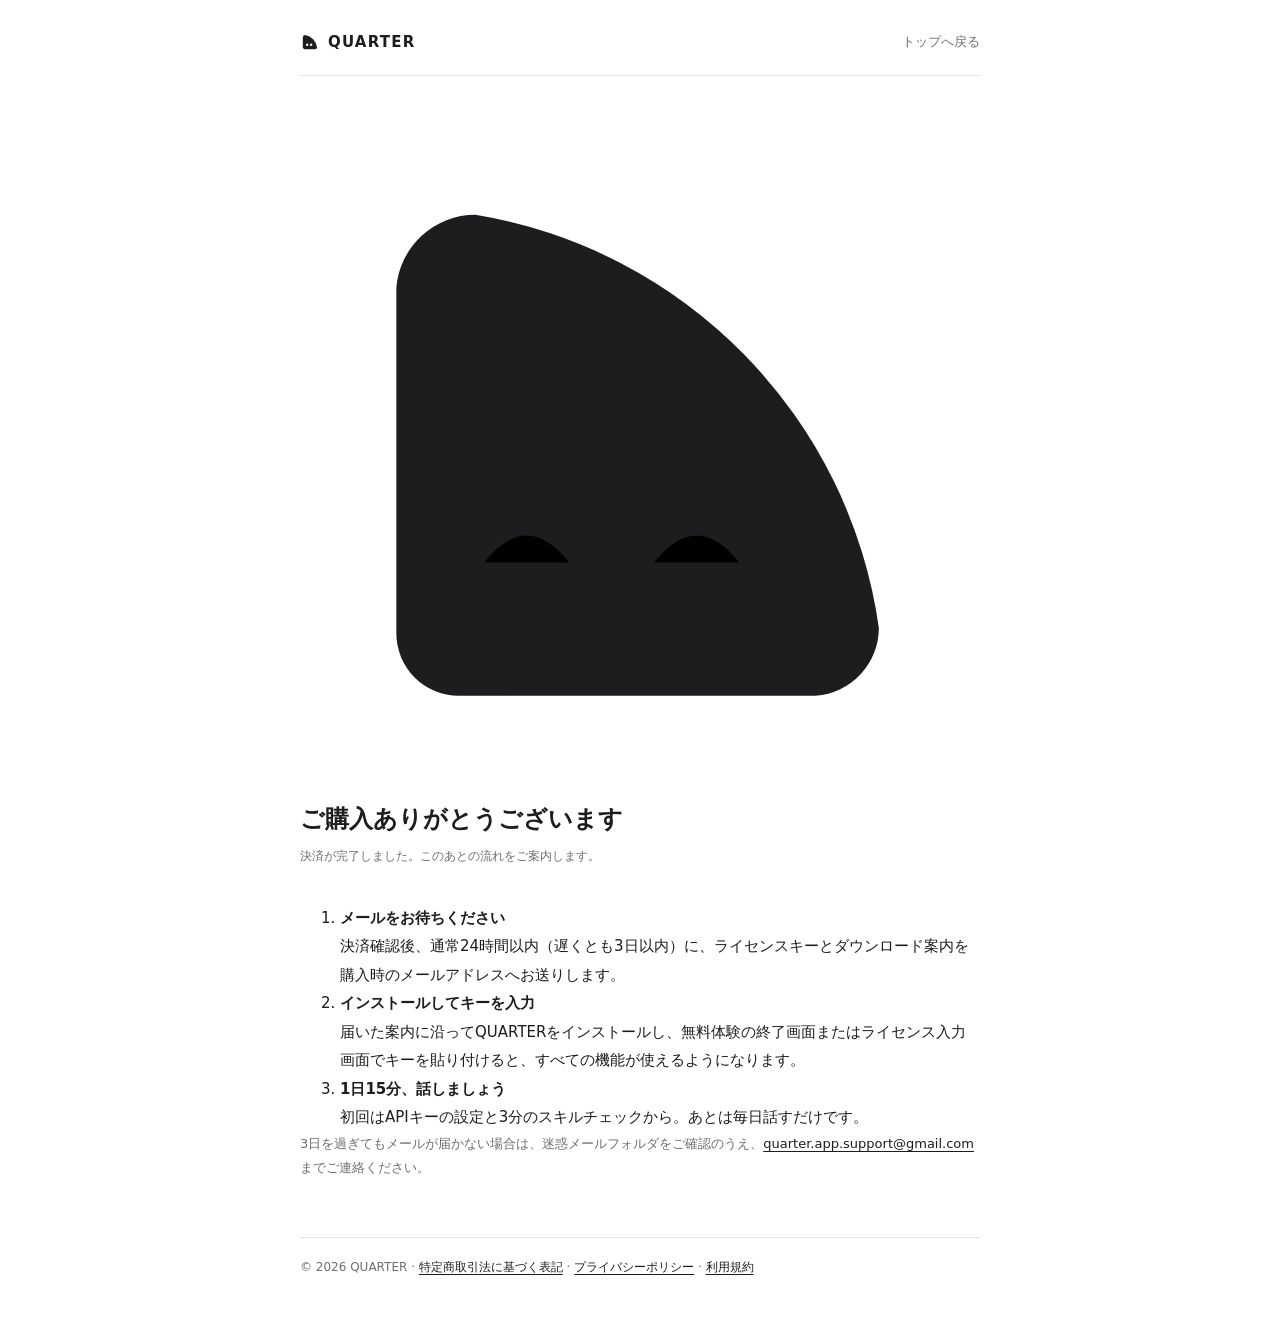
<file: thanks.html>
<!doctype html>
<html lang="ja">
  <head>
    <meta charset="utf-8">
    <meta name="viewport" content="width=device-width, initial-scale=1">
    <meta name="robots" content="noindex">
    <title>ご購入ありがとうございます | QUARTER</title>
    <link rel="stylesheet" href="legal/legal.css">
  </head>
  <body>
    <div class="page">
      <header class="top">
        <a class="brand" href="index.html">
          <svg viewBox="0 0 24 24" aria-hidden="true">
            <path class="mascot-body" d="M3.4 6.2a2.8 2.8 0 0 1 2.79-2.57A17.2 17.2 0 0 1 20.43 18.21a2.4 2.4 0 0 1-2.23 2.39H5.6a2.2 2.2 0 0 1-2.2-2.2Z"></path>
            <g class="mascot-eyes">
              <circle cx="8.6" cy="15.2" r="1.45"></circle>
              <circle cx="13.4" cy="15.2" r="1.45"></circle>
            </g>
          </svg>
          QUARTER
        </a>
        <a class="top-back" href="index.html">トップへ戻る</a>
      </header>

      <!-- Stripe Payment Link の決済完了後のリダイレクト先。
           docs/plans/checkout-stripe.md の手順でこのURLを設定する。 -->
      <div class="hero-thanks">
        <svg viewBox="0 0 24 24" aria-hidden="true">
          <path class="mascot-body" d="M3.4 6.2a2.8 2.8 0 0 1 2.79-2.57A17.2 17.2 0 0 1 20.43 18.21a2.4 2.4 0 0 1-2.23 2.39H5.6a2.2 2.2 0 0 1-2.2-2.2Z"></path>
          <g class="mascot-eyes-happy">
            <path d="M6.5 15.9q1.5-1.9 3 0"></path>
            <path d="M12.5 15.9q1.5-1.9 3 0"></path>
          </g>
        </svg>
        <h1>ご購入ありがとうございます</h1>
        <p class="updated">決済が完了しました。このあとの流れをご案内します。</p>
      </div>

      <ol class="steps-thanks">
        <li>
          <strong>メールをお待ちください</strong><br>
          決済確認後、通常24時間以内（遅くとも3日以内）に、ライセンスキーとダウンロード案内を購入時のメールアドレスへお送りします。
        </li>
        <li>
          <strong>インストールしてキーを入力</strong><br>
          届いた案内に沿ってQUARTERをインストールし、無料体験の終了画面またはライセンス入力画面でキーを貼り付けると、すべての機能が使えるようになります。
        </li>
        <li>
          <strong>1日15分、話しましょう</strong><br>
          初回はAPIキーの設定と3分のスキルチェックから。あとは毎日話すだけです。
        </li>
      </ol>

      <p class="note">3日を過ぎてもメールが届かない場合は、迷惑メールフォルダをご確認のうえ、<a href="mailto:quarter.app.support@gmail.com">quarter.app.support@gmail.com</a> までご連絡ください。</p>

      <footer class="foot">
        <p>© 2026 QUARTER · <a href="legal/tokushoho.html">特定商取引法に基づく表記</a> · <a href="legal/privacy.html">プライバシーポリシー</a> · <a href="legal/terms.html">利用規約</a></p>
      </footer>
    </div>
  </body>
</html>
</file>
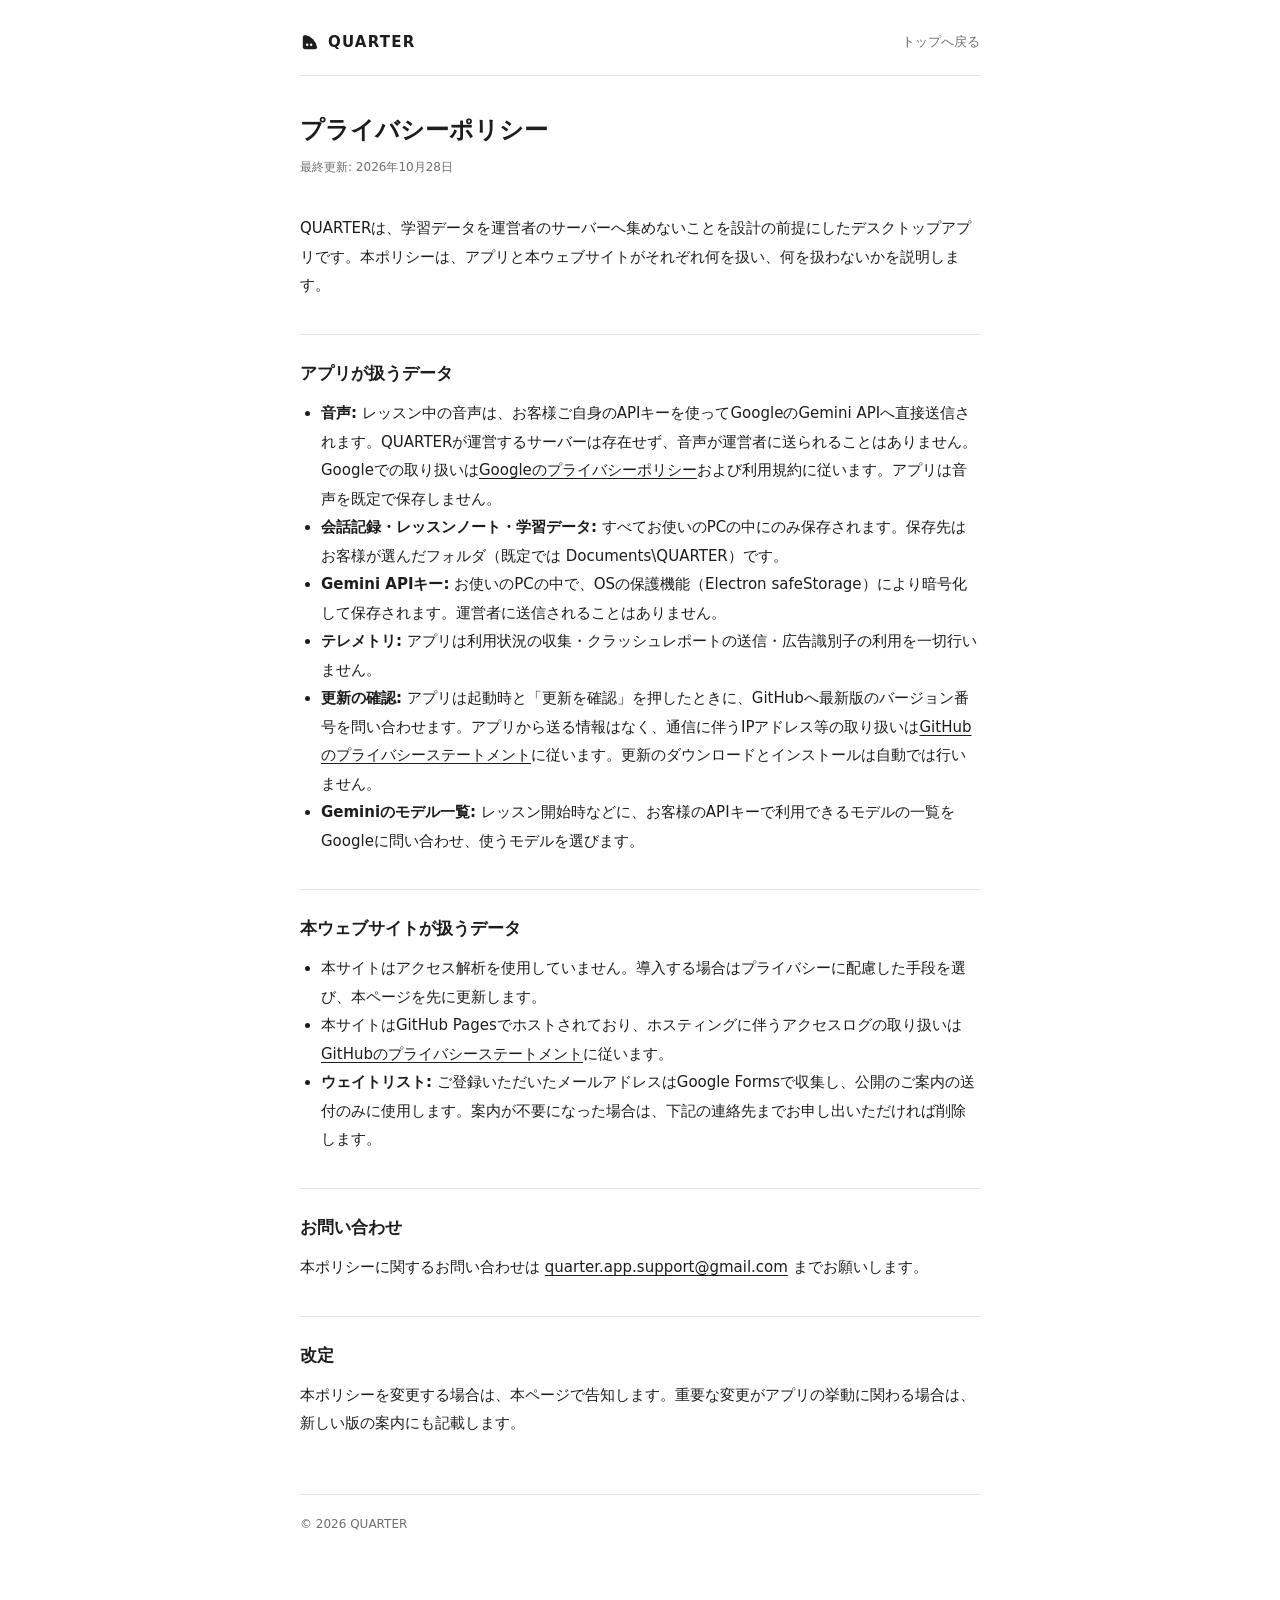
<file: legal/privacy.html>
<!doctype html>
<html lang="ja">
  <head>
    <meta charset="utf-8">
    <meta name="viewport" content="width=device-width, initial-scale=1">
    <title>プライバシーポリシー | QUARTER</title>
    <link rel="stylesheet" href="legal.css">
  </head>
  <body>
    <div class="page">
      <header class="top">
        <a class="brand" href="../index.html">
          <svg viewBox="0 0 24 24" aria-hidden="true">
            <path class="mascot-body" d="M3.4 6.2a2.8 2.8 0 0 1 2.79-2.57A17.2 17.2 0 0 1 20.43 18.21a2.4 2.4 0 0 1-2.23 2.39H5.6a2.2 2.2 0 0 1-2.2-2.2Z"></path>
            <g class="mascot-eyes">
              <circle cx="8.6" cy="15.2" r="1.45"></circle>
              <circle cx="13.4" cy="15.2" r="1.45"></circle>
            </g>
          </svg>
          QUARTER
        </a>
        <a class="top-back" href="../index.html">トップへ戻る</a>
      </header>

      <h1>プライバシーポリシー</h1>
      <p class="updated">最終更新: 2026年10月28日</p>

      <p>QUARTERは、学習データを運営者のサーバーへ集めないことを設計の前提にしたデスクトップアプリです。本ポリシーは、アプリと本ウェブサイトがそれぞれ何を扱い、何を扱わないかを説明します。</p>

      <h2>アプリが扱うデータ</h2>
      <ul>
        <li><strong>音声:</strong> レッスン中の音声は、お客様ご自身のAPIキーを使ってGoogleのGemini APIへ直接送信されます。QUARTERが運営するサーバーは存在せず、音声が運営者に送られることはありません。Googleでの取り扱いは<a href="https://policies.google.com/privacy" target="_blank" rel="noopener noreferrer">Googleのプライバシーポリシー</a>および利用規約に従います。アプリは音声を既定で保存しません。</li>
        <li><strong>会話記録・レッスンノート・学習データ:</strong> すべてお使いのPCの中にのみ保存されます。保存先はお客様が選んだフォルダ（既定では Documents\QUARTER）です。</li>
        <li><strong>Gemini APIキー:</strong> お使いのPCの中で、OSの保護機能（Electron safeStorage）により暗号化して保存されます。運営者に送信されることはありません。</li>
        <li><strong>テレメトリ:</strong> アプリは利用状況の収集・クラッシュレポートの送信・広告識別子の利用を一切行いません。</li>
        <li><strong>更新の確認:</strong> アプリは起動時と「更新を確認」を押したときに、GitHubへ最新版のバージョン番号を問い合わせます。アプリから送る情報はなく、通信に伴うIPアドレス等の取り扱いは<a href="https://docs.github.com/ja/site-policy/privacy-policies/github-general-privacy-statement" target="_blank" rel="noopener noreferrer">GitHubのプライバシーステートメント</a>に従います。更新のダウンロードとインストールは自動では行いません。</li>
        <li><strong>Geminiのモデル一覧:</strong> レッスン開始時などに、お客様のAPIキーで利用できるモデルの一覧をGoogleに問い合わせ、使うモデルを選びます。</li>
      </ul>

      <h2>本ウェブサイトが扱うデータ</h2>
      <ul>
        <li>本サイトはアクセス解析を使用していません。導入する場合はプライバシーに配慮した手段を選び、本ページを先に更新します。</li>
        <li>本サイトはGitHub Pagesでホストされており、ホスティングに伴うアクセスログの取り扱いは<a href="https://docs.github.com/ja/site-policy/privacy-policies/github-general-privacy-statement" target="_blank" rel="noopener noreferrer">GitHubのプライバシーステートメント</a>に従います。</li>
        <li><strong>ウェイトリスト:</strong> ご登録いただいたメールアドレスはGoogle Formsで収集し、公開のご案内の送付のみに使用します。案内が不要になった場合は、下記の連絡先までお申し出いただければ削除します。</li>
      </ul>

      <h2>お問い合わせ</h2>
      <p>本ポリシーに関するお問い合わせは <a href="mailto:quarter.app.support@gmail.com">quarter.app.support@gmail.com</a> までお願いします。</p>

      <h2>改定</h2>
      <p>本ポリシーを変更する場合は、本ページで告知します。重要な変更がアプリの挙動に関わる場合は、新しい版の案内にも記載します。</p>

      <footer class="foot">
        <p>© 2026 QUARTER</p>
      </footer>
    </div>
  </body>
</html>
</file>
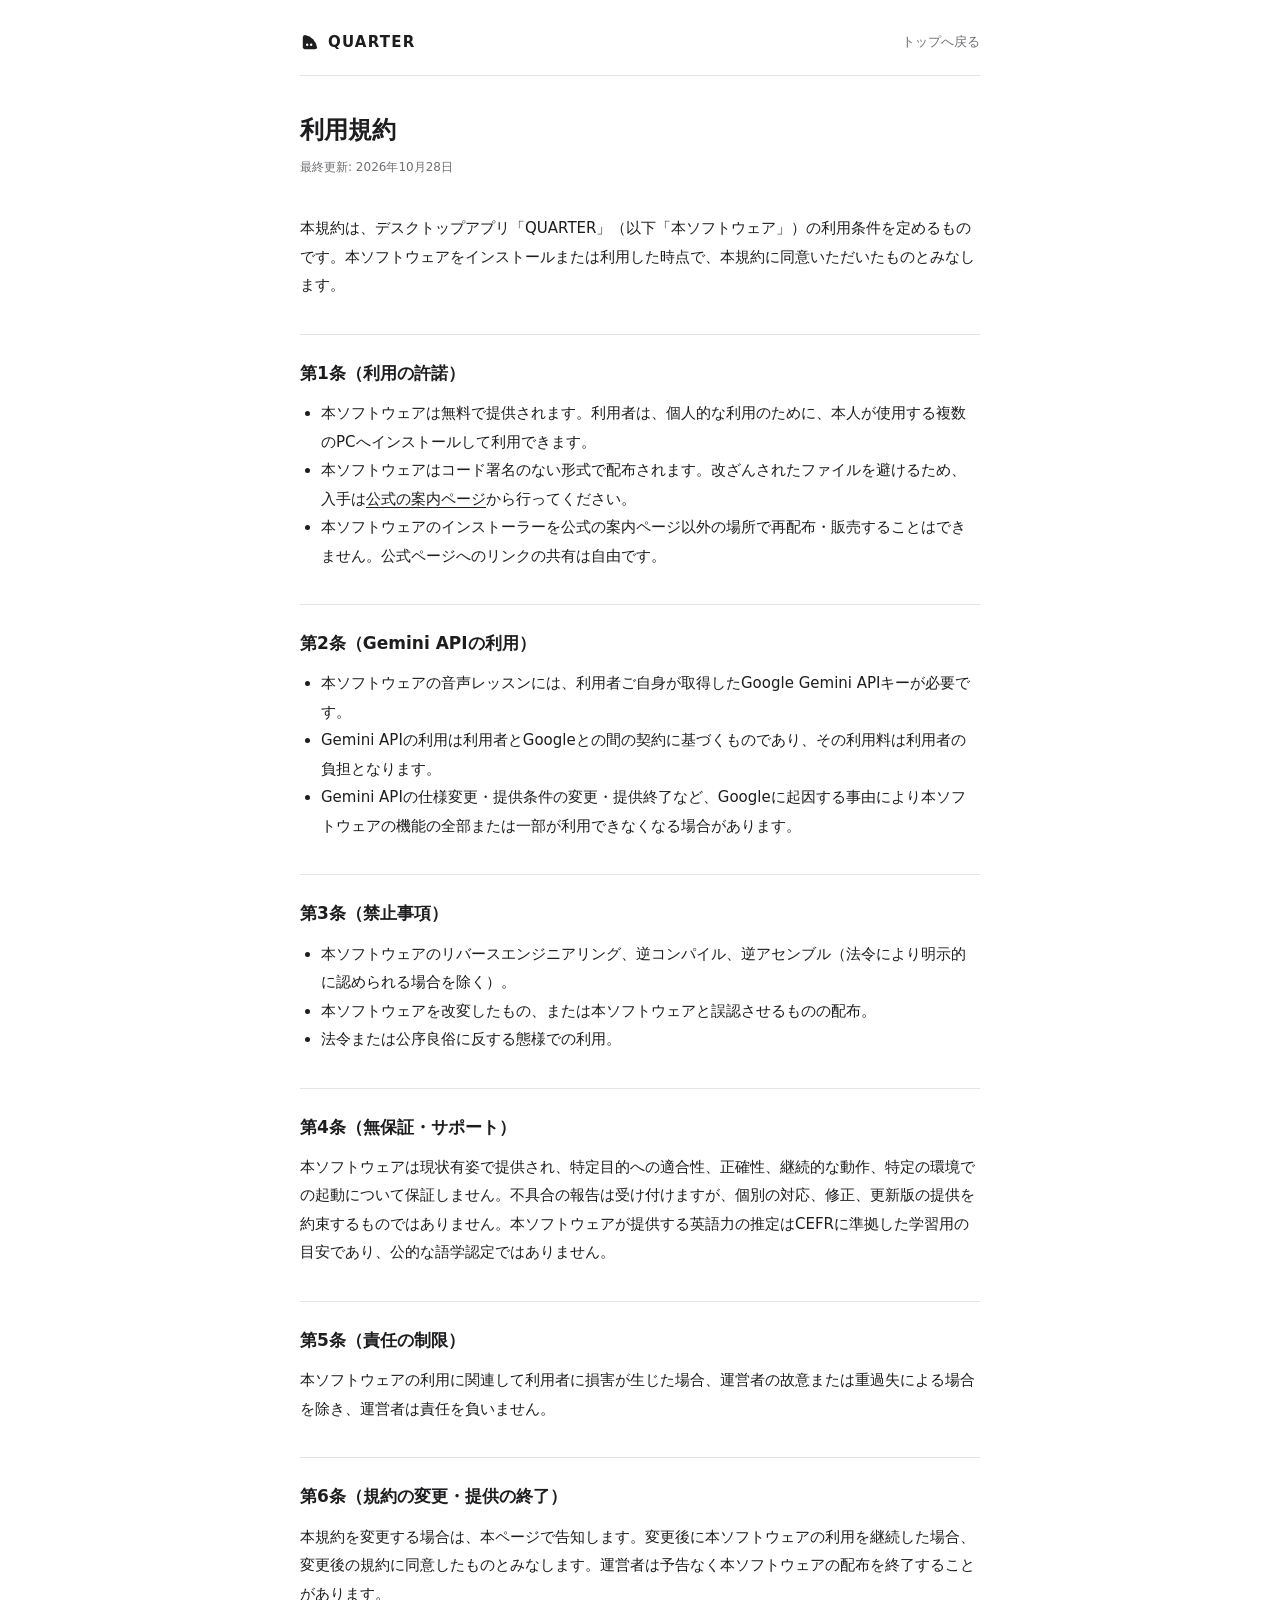
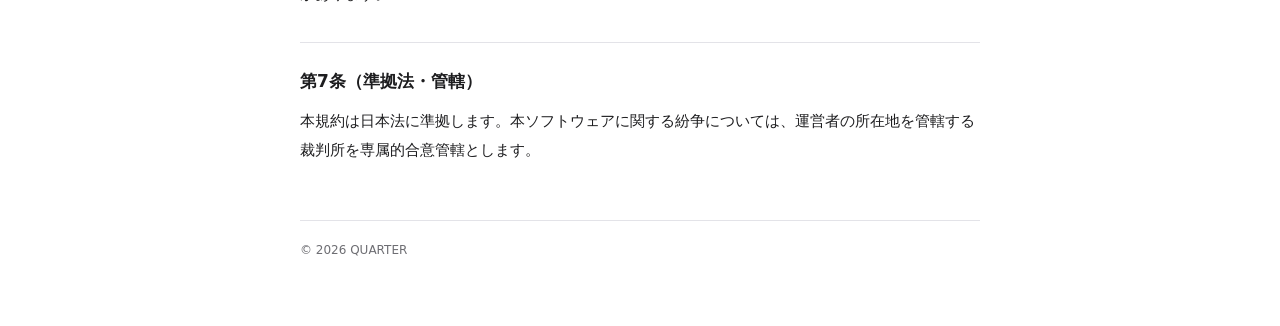
<file: legal/terms.html>
<!doctype html>
<html lang="ja">
  <head>
    <meta charset="utf-8">
    <meta name="viewport" content="width=device-width, initial-scale=1">
    <title>利用規約 | QUARTER</title>
    <link rel="stylesheet" href="legal.css">
  </head>
  <body>
    <div class="page">
      <header class="top">
        <a class="brand" href="../index.html">
          <svg viewBox="0 0 24 24" aria-hidden="true">
            <path class="mascot-body" d="M3.4 6.2a2.8 2.8 0 0 1 2.79-2.57A17.2 17.2 0 0 1 20.43 18.21a2.4 2.4 0 0 1-2.23 2.39H5.6a2.2 2.2 0 0 1-2.2-2.2Z"></path>
            <g class="mascot-eyes">
              <circle cx="8.6" cy="15.2" r="1.45"></circle>
              <circle cx="13.4" cy="15.2" r="1.45"></circle>
            </g>
          </svg>
          QUARTER
        </a>
        <a class="top-back" href="../index.html">トップへ戻る</a>
      </header>

      <h1>利用規約</h1>
      <p class="updated">最終更新: 2026年10月28日</p>

      <p>本規約は、デスクトップアプリ「QUARTER」（以下「本ソフトウェア」）の利用条件を定めるものです。本ソフトウェアをインストールまたは利用した時点で、本規約に同意いただいたものとみなします。</p>

      <h2>第1条（利用の許諾）</h2>
      <ul>
        <li>本ソフトウェアは無料で提供されます。利用者は、個人的な利用のために、本人が使用する複数のPCへインストールして利用できます。</li>
        <li>本ソフトウェアはコード署名のない形式で配布されます。改ざんされたファイルを避けるため、入手は<a href="../start.html">公式の案内ページ</a>から行ってください。</li>
        <li>本ソフトウェアのインストーラーを公式の案内ページ以外の場所で再配布・販売することはできません。公式ページへのリンクの共有は自由です。</li>
      </ul>

      <h2>第2条（Gemini APIの利用）</h2>
      <ul>
        <li>本ソフトウェアの音声レッスンには、利用者ご自身が取得したGoogle Gemini APIキーが必要です。</li>
        <li>Gemini APIの利用は利用者とGoogleとの間の契約に基づくものであり、その利用料は利用者の負担となります。</li>
        <li>Gemini APIの仕様変更・提供条件の変更・提供終了など、Googleに起因する事由により本ソフトウェアの機能の全部または一部が利用できなくなる場合があります。</li>
      </ul>

      <h2>第3条（禁止事項）</h2>
      <ul>
        <li>本ソフトウェアのリバースエンジニアリング、逆コンパイル、逆アセンブル（法令により明示的に認められる場合を除く）。</li>
        <li>本ソフトウェアを改変したもの、または本ソフトウェアと誤認させるものの配布。</li>
        <li>法令または公序良俗に反する態様での利用。</li>
      </ul>

      <h2>第4条（無保証・サポート）</h2>
      <p>本ソフトウェアは現状有姿で提供され、特定目的への適合性、正確性、継続的な動作、特定の環境での起動について保証しません。不具合の報告は受け付けますが、個別の対応、修正、更新版の提供を約束するものではありません。本ソフトウェアが提供する英語力の推定はCEFRに準拠した学習用の目安であり、公的な語学認定ではありません。</p>

      <h2>第5条（責任の制限）</h2>
      <p>本ソフトウェアの利用に関連して利用者に損害が生じた場合、運営者の故意または重過失による場合を除き、運営者は責任を負いません。</p>

      <h2>第6条（規約の変更・提供の終了）</h2>
      <p>本規約を変更する場合は、本ページで告知します。変更後に本ソフトウェアの利用を継続した場合、変更後の規約に同意したものとみなします。運営者は予告なく本ソフトウェアの配布を終了することがあります。</p>

      <h2>第7条（準拠法・管轄）</h2>
      <p>本規約は日本法に準拠します。本ソフトウェアに関する紛争については、運営者の所在地を管轄する裁判所を専属的合意管轄とします。</p>

      <footer class="foot">
        <p>© 2026 QUARTER</p>
      </footer>
    </div>
  </body>
</html>
</file>
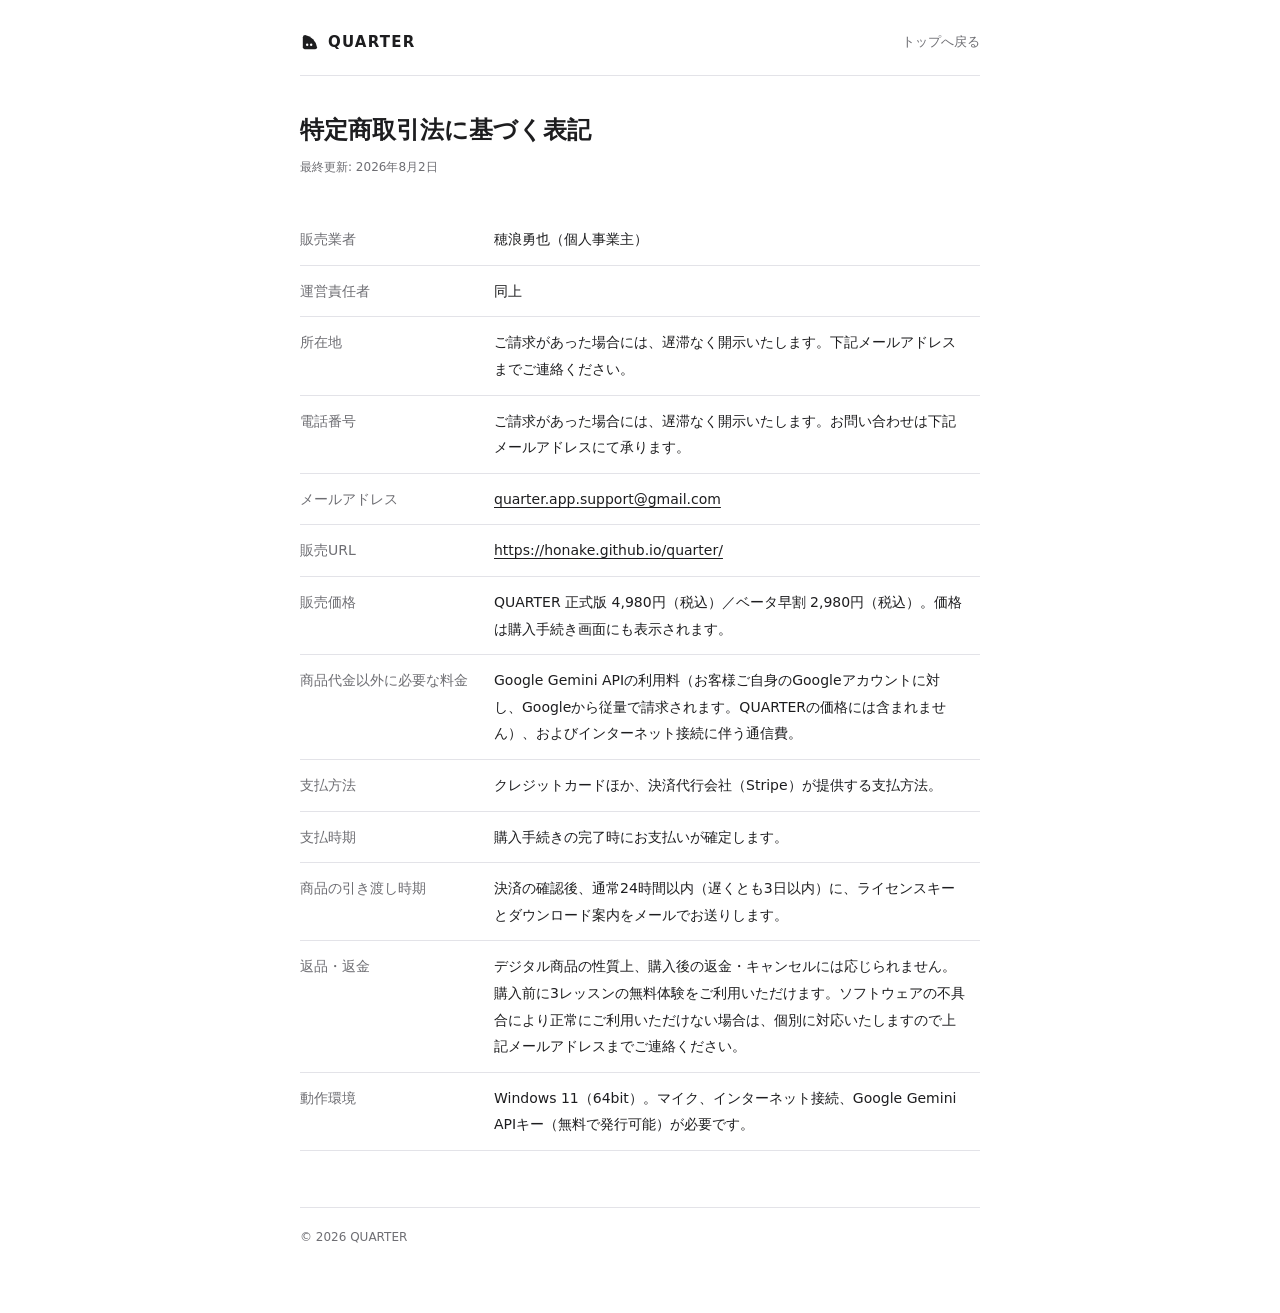
<file: legal/tokushoho.html>
<!doctype html>
<html lang="ja">
  <head>
    <meta charset="utf-8">
    <meta name="viewport" content="width=device-width, initial-scale=1">
    <meta name="robots" content="noindex">
    <title>特定商取引法に基づく表記 | QUARTER</title>
    <link rel="stylesheet" href="legal.css">
  </head>
  <body>
    <div class="page">
      <header class="top">
        <a class="brand" href="../index.html">
          <svg viewBox="0 0 24 24" aria-hidden="true">
            <path class="mascot-body" d="M3.4 6.2a2.8 2.8 0 0 1 2.79-2.57A17.2 17.2 0 0 1 20.43 18.21a2.4 2.4 0 0 1-2.23 2.39H5.6a2.2 2.2 0 0 1-2.2-2.2Z"></path>
            <g class="mascot-eyes">
              <circle cx="8.6" cy="15.2" r="1.45"></circle>
              <circle cx="13.4" cy="15.2" r="1.45"></circle>
            </g>
          </svg>
          QUARTER
        </a>
        <a class="top-back" href="../index.html">トップへ戻る</a>
      </header>

      <h1>特定商取引法に基づく表記</h1>
      <p class="updated">最終更新: 2026年8月2日</p>

      <table class="legal-table">
        <tbody>
          <tr>
            <th>販売業者</th>
            <td>穂浪勇也（個人事業主）</td>
          </tr>
          <tr>
            <th>運営責任者</th>
            <td>同上</td>
          </tr>
          <tr>
            <th>所在地</th>
            <td>ご請求があった場合には、遅滞なく開示いたします。下記メールアドレスまでご連絡ください。</td>
          </tr>
          <tr>
            <th>電話番号</th>
            <td>ご請求があった場合には、遅滞なく開示いたします。お問い合わせは下記メールアドレスにて承ります。</td>
          </tr>
          <tr>
            <th>メールアドレス</th>
            <td><a href="mailto:quarter.app.support@gmail.com">quarter.app.support@gmail.com</a></td>
          </tr>
          <tr>
            <th>販売URL</th>
            <td><a href="https://honake.github.io/quarter/">https://honake.github.io/quarter/</a></td>
          </tr>
          <tr>
            <th>販売価格</th>
            <td>QUARTER 正式版 4,980円（税込）／ベータ早割 2,980円（税込）。価格は購入手続き画面にも表示されます。</td>
          </tr>
          <tr>
            <th>商品代金以外に必要な料金</th>
            <td>Google Gemini APIの利用料（お客様ご自身のGoogleアカウントに対し、Googleから従量で請求されます。QUARTERの価格には含まれません）、およびインターネット接続に伴う通信費。</td>
          </tr>
          <tr>
            <th>支払方法</th>
            <td>クレジットカードほか、決済代行会社（Stripe）が提供する支払方法。</td>
          </tr>
          <tr>
            <th>支払時期</th>
            <td>購入手続きの完了時にお支払いが確定します。</td>
          </tr>
          <tr>
            <th>商品の引き渡し時期</th>
            <td>決済の確認後、通常24時間以内（遅くとも3日以内）に、ライセンスキーとダウンロード案内をメールでお送りします。</td>
          </tr>
          <tr>
            <th>返品・返金</th>
            <td>デジタル商品の性質上、購入後の返金・キャンセルには応じられません。購入前に3レッスンの無料体験をご利用いただけます。ソフトウェアの不具合により正常にご利用いただけない場合は、個別に対応いたしますので上記メールアドレスまでご連絡ください。</td>
          </tr>
          <tr>
            <th>動作環境</th>
            <td>Windows 11（64bit）。マイク、インターネット接続、Google Gemini APIキー（無料で発行可能）が必要です。</td>
          </tr>
        </tbody>
      </table>

      <footer class="foot">
        <p>© 2026 QUARTER</p>
      </footer>
    </div>
  </body>
</html>
</file>
<file: styles.css>
/* Gen Interface JP (SIL OFL 1.1), self-hosted and subset to the glyphs this
   page uses. Rebuild with apps/landing/scripts/Build-Fonts.mjs after changing
   any copy — a character that is not in the subset falls back mid-sentence.
   font-display: swap so the system stack paints first and nothing blocks. */
@font-face {
  font-family: "Gen Interface JP";
  src: url("assets/fonts/gen-interface-jp-400.woff2") format("woff2");
  font-weight: 400;
  font-style: normal;
  font-display: swap;
}

@font-face {
  font-family: "Gen Interface JP";
  src: url("assets/fonts/gen-interface-jp-700.woff2") format("woff2");
  font-weight: 700;
  font-style: normal;
  font-display: swap;
}

:root {
  --canvas: #f2f3f5;
  --surface: #ffffff;
  --ink: #1d1d1f;
  --muted: #6e6e73;
  --line: #dedee3;
  --blue: #1463ff;
  --blue-soft: #eef4ff;
  --font: "Gen Interface JP", "Segoe UI Variable Display", "Aptos", "Yu Gothic UI", "Hiragino Sans", "Meiryo", sans-serif;
  --wrap: 1080px;
  --radius: 16px;
  color-scheme: light;
}

* {
  box-sizing: border-box;
}

html {
  scroll-behavior: smooth;
  -webkit-text-size-adjust: 100%;
}

body {
  margin: 0;
  color: var(--ink);
  background: var(--surface);
  font-family: var(--font);
  font-size: 16px;
  line-height: 1.75;
  letter-spacing: 0.01em;
  overflow-wrap: break-word;
}

h1,
h2,
h3 {
  margin: 0;
  font-weight: 700;
  line-height: 1.3;
  letter-spacing: -0.02em;
}

p {
  margin: 0;
}

ul,
ol {
  margin: 0;
  padding: 0;
  list-style: none;
}

a {
  color: var(--blue);
  text-decoration-thickness: 1px;
  text-underline-offset: 3px;
}

img,
video {
  display: block;
  max-width: 100%;
}

/* `video { display: block }` outranks the UA sheet's `[hidden]`, so the
   carousel's inactive videos would stay on the page without this. */
video[hidden] {
  display: none;
}

:focus-visible {
  outline: 2px solid var(--blue);
  outline-offset: 3px;
}

.visually-hidden {
  position: absolute;
  width: 1px;
  height: 1px;
  overflow: hidden;
  clip-path: inset(50%);
  white-space: nowrap;
}

.skip-link {
  position: absolute;
  top: -100px;
  left: 12px;
  z-index: 10;
  padding: 10px 14px;
  border-radius: 10px;
  background: var(--ink);
  color: #fff;
  text-decoration: none;
}

.skip-link:focus-visible {
  top: 12px;
}

.wrap {
  width: 100%;
  max-width: var(--wrap);
  margin: 0 auto;
  padding-inline: 20px;
}

.wrap-narrow {
  max-width: 660px;
}

.wrap-center {
  text-align: center;
}

.wrap-center .section-lead {
  margin-inline: auto;
}

/* Mascot ------------------------------------------------------------- */

.mascot {
  width: 22px;
  height: 22px;
  flex: 0 0 auto;
  transform: translateY(2px);
}

.mascot-body {
  fill: var(--surface);
  stroke: currentColor;
  stroke-width: 1.6;
}

.mascot-eyes {
  fill: currentColor;
  transform-box: fill-box;
  transform-origin: center;
  animation: mascot-blink 7s ease-in-out infinite;
}

/* Same geometry as the in-app praise face. */
.mascot-eyes-happy {
  fill: none;
  stroke: currentColor;
  stroke-width: 1.3;
  stroke-linecap: round;
}

@keyframes mascot-blink {
  0%,
  92%,
  96%,
  100% {
    transform: scaleY(1);
  }

  93.5%,
  94.5% {
    transform: scaleY(0.12);
  }
}

/* One per section heading, plus the footer. Small, quiet, never captioned. The
   four rotations exist so a reader scrolling past does not see the same stamp
   eight times; nothing else about them differs. */
.mascot-guide {
  width: 28px;
  height: 28px;
  transform: none;
}

.mascot-point {
  transform: rotate(-10deg);
}

.mascot-tilt {
  transform: rotate(14deg);
}

.mascot-lean {
  transform: rotate(7deg);
}

.mascot-dip {
  transform: rotate(-5deg);
}

.mascot-cheer {
  width: 36px;
  height: 36px;
  margin: 0 auto 10px;
}

/* Spot illustrations ------------------------------------------------- */

/* Hand-drawn in the mascot's grammar: a 24-unit grid, currentColor strokes,
   flat surface fills, round caps and joins, and --blue as the only accent.
   Nothing here is decorative filler; each one names its step and stays legible
   at its rendered size.

   --sw is set per size rather than fixed at the mascot's 1.6, because these
   render two to three times larger than the mascot does. 1.6 units on a
   24-unit grid at 64 px is a 4 px stroke, which fills the small shapes in and
   reads as a solid blob. Each --sw below lands the *painted* stroke at about
   2 px, which is the weight the mascot has at 28 px — same family, same line. */
.spot {
  --sw: 0.8;
  width: 64px;
  height: 64px;
  flex: 0 0 auto;
  color: var(--ink);
  fill: none;
  stroke: currentColor;
  stroke-width: var(--sw);
  stroke-linecap: round;
  stroke-linejoin: round;
}

.spot .fill-surface {
  fill: var(--surface);
}

.spot .accent {
  stroke: var(--blue);
}

.spot .soft {
  fill: var(--blue-soft);
}

.spot .solid {
  fill: var(--blue);
  stroke: none;
}

.spot .thick {
  stroke-width: calc(var(--sw) * 1.5);
}

.spot text {
  fill: var(--blue);
  stroke: none;
  font-family: var(--font);
  font-size: 4.6px;
  font-weight: 700;
  letter-spacing: 0;
}

.brand {
  display: inline-flex;
  align-items: baseline;
  gap: 8px;
  color: var(--ink);
  text-decoration: none;
}

.wordmark {
  font-size: 17px;
  font-weight: 700;
  letter-spacing: 0.02em;
}

/* Topbar ------------------------------------------------------------- */

.topbar {
  position: sticky;
  top: 0;
  z-index: 5;
  border-bottom: 1px solid var(--line);
  background: rgba(255, 255, 255, 0.9);
  backdrop-filter: blur(10px);
}

.topbar-inner {
  display: flex;
  align-items: center;
  justify-content: space-between;
  min-height: 56px;
}

.topbar-cta {
  padding: 6px 12px;
  border-radius: 999px;
  background: var(--blue-soft);
  font-size: 13px;
  font-weight: 600;
  text-decoration: none;
}

/* Buttons ------------------------------------------------------------ */

.button {
  display: inline-flex;
  align-items: center;
  justify-content: center;
  min-height: 48px;
  padding: 0 22px;
  border: 1px solid transparent;
  border-radius: 999px;
  font: inherit;
  font-weight: 600;
  letter-spacing: 0.01em;
  text-align: center;
  text-decoration: none;
  transition: background-color 0.15s ease, border-color 0.15s ease;
}

.button-primary {
  background: var(--blue);
  color: #fff;
}

.button-primary:hover {
  background: #0f52d6;
}

.button-ghost {
  border-color: var(--line);
  background: var(--surface);
  color: var(--ink);
}

.button-ghost:hover {
  border-color: #c6c6cd;
  background: var(--canvas);
}

/* Hero --------------------------------------------------------------- */

.hero {
  padding-block: 28px 8px;
}

.eyebrow {
  margin-bottom: 10px;
  color: var(--muted);
  font-size: 12px;
  font-weight: 600;
  letter-spacing: 0.08em;
}

.badge {
  display: inline-block;
  padding: 3px 10px;
  border-radius: 999px;
  background: var(--blue-soft);
  color: var(--blue);
  font-size: 11.5px;
  letter-spacing: 0.06em;
}

.hero h1 {
  font-size: clamp(30px, 7.4vw, 56px);
  letter-spacing: -0.035em;
}

/* Word-by-word reveal, same cadence as the in-app live transcript: a 150 ms
   fade per chunk, 100 ms apart. The stagger lives in the inline --d. */
.hero-title .word {
  display: inline-block;
  animation: word-in 150ms ease var(--d, 0ms) both;
}

/* The caret rides on the last chunk so it can never wrap onto its own line.
   It blinks twice, then stays gone — the final frame has no caret. */
.hero-title .word-last::after {
  content: "";
  display: inline-block;
  width: 3px;
  height: 0.82em;
  margin-left: 7px;
  vertical-align: -0.04em;
  background: currentColor;
  opacity: 0;
  animation: hero-caret 1.4s steps(1, end) 560ms both;
}

@keyframes word-in {
  from {
    opacity: 0;
    transform: translateY(0.16em);
  }
}

@keyframes hero-caret {
  0% {
    opacity: 1;
  }

  25% {
    opacity: 0;
  }

  50% {
    opacity: 1;
  }

  75%,
  100% {
    opacity: 0;
  }
}

.lead {
  margin-top: 12px;
  color: var(--muted);
  font-size: clamp(16px, 4vw, 20px);
}

.cta-row {
  display: flex;
  flex-wrap: wrap;
  gap: 10px;
  margin-top: 20px;
}

.cta-row .button {
  flex: 1 1 240px;
}

/* Media -------------------------------------------------------------- */

.media {
  margin: 22px 0 0;
}

.media-video {
  width: 100%;
  height: auto;
  border-radius: 14px;
  background: var(--canvas);
  box-shadow: 0 18px 44px -20px rgba(29, 29, 31, 0.4), 0 1px 3px rgba(29, 29, 31, 0.06);
}

.media figcaption,
.reason-media figcaption {
  margin-top: 10px;
  color: var(--muted);
  font-size: 13px;
  text-align: center;
}

/* Difficulty carousel ------------------------------------------------ */

/* Three recordings of the same product at three levels. The controls borrow
   the product's own text-tab idiom and stay attached above the media frame;
   the caption remains below and names what the level actually changes. */
.demo-levels {
  display: flex;
  flex-wrap: nowrap;
  justify-content: flex-start;
  gap: 20px;
  margin-bottom: 6px;
}

.level-tab {
  position: relative;
  min-height: 29px;
  padding: 1px 0 7px;
  border: 0;
  border-radius: 2px;
  background: transparent;
  color: var(--muted);
  font: inherit;
  font-size: 13.5px;
  font-weight: 400;
  line-height: 1.4;
  cursor: pointer;
  transition: color 0.15s ease;
}

.level-tab::after {
  position: absolute;
  right: 0;
  bottom: 1px;
  left: 0;
  height: 2px;
  border-radius: 2px;
  background: transparent;
  content: "";
}

.level-tab:hover,
.level-tab.is-active {
  color: var(--ink);
}

.level-tab.is-active::after {
  background: var(--blue);
}

.demo-audio-toggle {
  min-height: 29px;
  margin-left: auto;
  padding: 3px 10px 4px;
  border: 1px solid var(--line);
  border-radius: 999px;
  background: var(--surface);
  color: var(--muted);
  font: inherit;
  font-size: 12px;
  font-weight: 400;
  line-height: 1.4;
  white-space: nowrap;
  cursor: pointer;
  transition: border-color 0.15s ease, color 0.15s ease, background 0.15s ease;
}

.demo-audio-toggle:hover {
  border-color: #b8b8c0;
  color: var(--ink);
}

.demo-audio-toggle[aria-pressed="true"] {
  border-color: var(--blue);
  background: var(--blue-soft);
  color: var(--blue);
}

/* The three videos share one 1130 × 756 viewport, so swapping which one is
   `hidden` moves nothing on the page. */
.demo-viewport {
  aspect-ratio: 1130 / 756;
}

.demo-viewport .media-video {
  height: 100%;
}

/* UI-backed reasons -------------------------------------------------- */

/* The DOM is media-first in every row so the mobile reading order is always
   screenshot, then explanation. At 1280 the available 1000 px after the gap
   splits 3:2, painting the UI at 600 px so its own labels stay legible. */
.reasons {
  display: grid;
  gap: 48px;
  margin-top: 28px;
}

.reason-row {
  display: grid;
  gap: 20px;
  min-width: 0;
}

.reason-media {
  width: 100%;
  min-width: 0;
  margin: 0;
}

.reason-still {
  width: 100%;
  max-width: 600px;
  justify-self: center;
}

.reason-still img {
  width: 600px;
  max-width: 100%;
  height: auto;
  aspect-ratio: 600 / 475;
  border-radius: 14px;
  background: var(--surface);
  box-shadow: inset 0 0 0 1px var(--line), 0 18px 44px -20px rgba(29, 29, 31, 0.4), 0 1px 3px rgba(29, 29, 31, 0.06);
  animation: none;
  transform: none;
}

.reason-copy {
  align-self: center;
}

.reason-copy h3 {
  font-size: clamp(20px, 4.8vw, 26px);
}

.reason-copy p {
  margin-top: 10px;
  color: var(--muted);
  font-size: 15px;
}

/* Sections ----------------------------------------------------------- */

.section {
  padding-block: 44px;
}

.section-tint {
  background: var(--canvas);
}

.section-title {
  font-size: clamp(22px, 5.2vw, 32px);
}

.section-lead {
  margin-top: 10px;
  max-width: 62ch;
  color: var(--muted);
}

.section-head {
  display: flex;
  align-items: center;
  gap: 12px;
}

/* Celebration ------------------------------------------------------- */

/* Marker ink-sweep. Same tints, curve, and geometry as the in-app
   .praise-mark; main.js adds .is-lit once the phrase scrolls into view. */
.mark {
  --tint: rgba(41, 183, 101, 0.16);
  /* A swept phrase that wraps paints two boxes with two rounded ends and reads
     as two highlights, which is not what a marker does. The line may still
     break before the phrase; it may not break inside it. Every mark on the page
     is a few characters long, so this can never push one off the edge — keep it
     that way. */
  white-space: nowrap;
  padding: 0.06em 0.16em;
  margin: 0 -0.04em;
  border-radius: 6px;
  background-image: linear-gradient(var(--tint), var(--tint));
  background-repeat: no-repeat;
  background-position: left center;
  background-size: 0 100%;
  transition: background-size 420ms cubic-bezier(0.22, 0.61, 0.36, 1);
}

.mark.is-lit {
  background-size: 100% 100%;
}

/* Steps -------------------------------------------------------------- */

.steps {
  display: grid;
  gap: 14px;
  margin-top: 20px;
}

.step {
  display: flex;
  flex-direction: column;
  gap: 12px;
  padding: 18px;
  border: 1px solid var(--line);
  border-radius: var(--radius);
  background: var(--surface);
}

.step-head {
  display: flex;
  align-items: center;
  justify-content: space-between;
  gap: 12px;
}

.step-number {
  display: grid;
  width: 30px;
  height: 30px;
  flex: 0 0 auto;
  place-items: center;
  border-radius: 50%;
  background: var(--blue-soft);
  color: var(--blue);
  font-size: 14px;
  font-weight: 700;
  line-height: 1;
}

.step h3 {
  font-size: 17px;
}

.step p {
  margin-top: 8px;
  color: var(--muted);
  font-size: 14px;
}

/* Differentiation ---------------------------------------------------- */

/* Two objections, two cards, not one three-column matrix. A matrix would make
   the reader hold three headers in mind to read one row, and the two questions
   this answers — "why not a general AI chat?" and "why not an online school?" —
   share no rows: one is about what survives the session, the other about what
   it costs. Same padding, radius, border, and 14 px gap as .steps and
   .cost-split, so it is a variant of the page's one card, not a new object. */
.versus {
  display: grid;
  gap: 14px;
  margin-top: 20px;
}

.versus-card {
  padding: 18px;
  border: 1px solid var(--line);
  border-radius: var(--radius);
  background: var(--surface);
}

/* Names the thing being compared against, above the answer rather than inside
   it, so the two cards can be told apart without reading either. */
.versus-against {
  color: var(--muted);
  font-size: 12.5px;
  font-weight: 600;
  letter-spacing: 0.02em;
}

.versus-card h3 {
  margin-top: 4px;
  font-size: 18px;
}

.versus-list {
  display: grid;
  gap: 12px;
  margin-top: 14px;
}

.versus-list li {
  color: var(--muted);
  font-size: 14px;
}

/* A block, not an inline run-in: the three keys down each card are what a
   visitor scans, and inline they disappear into the sentence after them. The
   line it costs is the point of the section. */
.versus-key {
  display: block;
  color: var(--ink);
  font-size: 13.5px;
  font-weight: 700;
}

/* Cost --------------------------------------------------------------- */

.cost-split {
  display: grid;
  gap: 10px;
  margin-top: 20px;
  align-items: center;
}

.cost-card {
  padding: 18px;
  border: 1px solid var(--line);
  border-radius: var(--radius);
  background: var(--surface);
}

.cost-label {
  color: var(--muted);
  font-size: 13px;
  font-weight: 600;
}

.cost-amount {
  margin-top: 6px;
  font-size: 30px;
  font-weight: 700;
  letter-spacing: -0.03em;
  line-height: 1.2;
}

.cost-amount span {
  margin-left: 10px;
  color: var(--muted);
  font-size: 13px;
  font-weight: 600;
  letter-spacing: 0;
}

.cost-note {
  margin-top: 10px;
  color: var(--muted);
  font-size: 14px;
}

/* The check bullets the deleted 価格 section used to carry, now on card ①. */
.cost-list {
  display: grid;
  gap: 6px;
  margin-top: 12px;
  font-size: 13.5px;
}

.cost-list li {
  position: relative;
  padding-left: 22px;
  color: var(--muted);
}

.cost-list li::before {
  content: "";
  position: absolute;
  top: 7px;
  left: 3px;
  width: 5px;
  height: 9px;
  border-right: 1.7px solid var(--blue);
  border-bottom: 1.7px solid var(--blue);
  transform: rotate(45deg);
}

.cost-plus {
  color: var(--muted);
  font-size: 20px;
  text-align: center;
}

/* Requirements ------------------------------------------------------- */

/* One fact per line. Narrow, tight-leaded, and label-aligned, so four rows
   cost about as much as the two the old wrapping row block used. */
.specs {
  display: grid;
  gap: 2px;
  max-width: 340px;
  margin-top: 16px;
  padding: 12px 16px;
  border: 1px solid var(--line);
  border-radius: var(--radius);
  background: var(--surface);
  font-size: 13.5px;
  line-height: 1.7;
}

.spec-key {
  display: inline-block;
  min-width: 5.4em;
  margin-right: 8px;
  color: var(--muted);
  font-weight: 600;
}

/* FAQ ---------------------------------------------------------------- */

/* Full wrap width, like every other section's content. It used to be the 1fr of
   a two-column split whose right-hand column held two whole-window settings
   stills at 290 px, where the dialog's own 11–13 px labels landed on the page at
   3 px. The stills are 2x crops now, inside the two answers that describe them,
   and the split is gone. */
.faq {
  margin-top: 20px;
  border-top: 1px solid var(--line);
}

.faq details {
  border-bottom: 1px solid var(--line);
}

.faq summary {
  padding: 12px 34px 12px 0;
  position: relative;
  cursor: pointer;
  font-size: 15px;
  font-weight: 600;
  list-style: none;
}

.faq summary::-webkit-details-marker {
  display: none;
}

.faq summary::after {
  content: "";
  position: absolute;
  top: 21px;
  right: 8px;
  width: 9px;
  height: 9px;
  border-right: 1.6px solid var(--muted);
  border-bottom: 1.6px solid var(--muted);
  transform: translateY(-3px) rotate(45deg);
  transition: transform 0.2s ease;
}

.faq details[open] summary::after {
  transform: translateY(1px) rotate(225deg);
}

/* The row runs the whole wrap, the sentence does not: 62ch is the same cap
   .section-lead uses, so an answer never becomes a 1040 px line of 14 px text. */
.faq p {
  max-width: 86ch;
  padding: 0 0 14px;
  color: var(--muted);
  font-size: 14px;
}

/* Each FAQ sentence is its own inline-block, so a line breaks after a 句点
   rather than mid-phrase. A sentence longer than the column still wraps
   inside its own box, so nothing can overflow. */
.faq .sen {
  display: inline-block;
}

/* A 2x crop of the settings dialog, shown inside the answer that describes it.
   Each crop covers 538 app CSS px and is painted at most 460 px wide off a
   1076 px source, so the source is 2.3x the widest it is ever painted and the
   app's own labels render at 0.86x rather than the 0.26x the whole-window stills
   gave them. */
.faq-shot {
  display: block;
  width: 100%;
  max-width: 460px;
  height: auto;
  margin: 0 0 16px;
  border: 1px solid var(--line);
  border-radius: 12px;
  background: var(--surface);
  box-shadow: 0 10px 26px -18px rgba(29, 29, 31, 0.5);
}

/* Download ----------------------------------------------------------- */

/* The closing band points at the install guide; its one button sits centred
   under the lead like the waitlist form it replaced. */
.cta-row-center {
  justify-content: center;
}

/* Footer ------------------------------------------------------------- */

.footer {
  padding-block: 30px 34px;
  border-top: 1px solid var(--line);
  background: var(--surface);
}

.footer-inner {
  display: grid;
  gap: 12px;
}

.footer-privacy {
  color: var(--muted);
  font-size: 13px;
}

.footer-links {
  display: flex;
  flex-wrap: wrap;
  gap: 4px 18px;
  list-style: none;
  padding: 0;
  font-size: 12px;
}

.footer-fine {
  color: var(--muted);
  font-size: 11px;
  line-height: 1.7;
}

/* The buy button appears under cost card ①'s list once main.js has a live
   Payment Link; the margin only exists when the button does. `display:
   inline-flex` on .button outranks the UA sheet's [hidden] rule — the same
   trap the videos and the waitlist form document above — so the dormant
   state needs its own display. */
.buy-button {
  margin-top: 14px;
}

.buy-button[hidden] {
  display: none;
}

/* Responsive --------------------------------------------------------- */

@media (min-width: 700px) {
  .section {
    padding-block: 58px;
  }

  .hero {
    padding-block: 40px 12px;
  }

  .cta-row .button {
    flex: 0 0 auto;
    min-width: 220px;
  }

  .steps {
    grid-template-columns: repeat(3, 1fr);
  }

  .cost-split {
    grid-template-columns: 1fr auto 1fr;
  }

  .cost-card {
    height: 100%;
  }

  /* Two up from 700 px and never three: there are two objections, and a third
     column would have to be invented to fill it. */
  .versus {
    grid-template-columns: 1fr 1fr;
  }

  .step,
  .versus-card {
    padding: 22px;
  }

  .media {
    margin-top: 28px;
  }

  .waitlist-form button {
    flex: 0 0 auto;
  }
}

@media (min-width: 1000px) {
  .section {
    padding-block: 56px;
  }

  .hero {
    padding-block: 40px 12px;
  }

  .media-video {
    border-radius: 18px;
  }

  .reason-still img {
    border-radius: 18px;
  }

  .reason-row {
    grid-template-areas: "media copy";
    grid-template-columns: minmax(0, 3fr) minmax(0, 2fr);
    gap: 40px;
  }

  .reason-row-reverse {
    grid-template-areas: "copy media";
    grid-template-columns: minmax(0, 2fr) minmax(0, 3fr);
  }

  .reason-media {
    grid-area: media;
  }

  .reason-copy {
    grid-area: copy;
  }

  /* A 1130 × 756 capture at the full 1040 wrap is 695 px of hero on its own.
     Capped and centred it still reads, and the fold moves up by ~80 px. */
  .hero .media {
    max-width: 920px;
    margin-inline: auto;
  }

}

@media (prefers-reduced-motion: reduce) {
  html {
    scroll-behavior: auto;
  }

  .mascot-eyes {
    animation: none;
  }

  /* Every celebration effect collapses to its final state, instantly. */
  .hero-title .word {
    animation: none;
  }

  .hero-title .word-last::after {
    display: none;
  }

  .mark {
    background-size: 100% 100%;
  }

  *,
  *::before,
  *::after {
    animation-duration: 0.01ms !important;
    animation-delay: 0ms !important;
    transition-duration: 0.01ms !important;
  }
}
</file>
<file: start.css>
@font-face{font-family:Quarter;src:url(assets/fonts/gen-interface-jp-400.woff2) format("woff2");font-weight:400;font-display:swap}
:root{color-scheme:light;--ink:#20252c;--muted:#636b76;--blue:#1463ff;--line:#dfe4eb;--paper:#f5f7fa}
*{box-sizing:border-box}html{scroll-behavior:smooth;scroll-padding-top:24px}body{margin:0;color:var(--ink);background:#fff;font-family:"Yu Gothic UI","Meiryo",sans-serif;font-size:16px;line-height:1.85}a{color:var(--blue);text-underline-offset:5px}a:hover{text-decoration-thickness:2px}a:focus-visible,summary:focus-visible{outline:3px solid var(--blue);outline-offset:5px}[hidden]{display:none!important}.top,main,footer{max-width:1080px;margin:auto;padding-inline:32px}.top{display:flex;align-items:center;justify-content:space-between;gap:24px;padding-block:28px;border-bottom:1px solid var(--line);font-size:13px}.brand{display:inline-flex;align-items:center;gap:9px;font-family:Quarter,sans-serif;font-size:16px;letter-spacing:.12em;font-weight:700;color:var(--ink);text-decoration:none}.mark{width:27px;height:27px;border:2px solid var(--blue);border-radius:4px 23px 4px 4px;line-height:27px;letter-spacing:2px;color:var(--blue);text-align:center}.intro{display:grid;grid-template-columns:1.15fr 1fr;gap:60px;align-items:center;padding:86px 0 76px}.eyebrow,.section-label{font-family:Quarter,sans-serif;font-size:11px;letter-spacing:.14em;color:var(--blue);font-weight:700}h1{font-size:clamp(36px,4.6vw,54px);line-height:1.4;letter-spacing:-.035em;font-weight:600;margin:22px 0}h2{font-size:26px;line-height:1.6;font-weight:600;margin:0 0 20px;letter-spacing:-.025em}.lead{color:var(--muted);margin:0 0 30px;font-size:18px}.primary{display:inline-flex;justify-content:center;align-items:center;gap:32px;padding:14px 23px;border-radius:7px;background:var(--blue);color:white;text-decoration:none;font-size:14px}.primary:hover{background:#074fdc}.small{font-size:12px;color:var(--muted);line-height:1.9}.route{padding:30px 32px;background:var(--paper);border-radius:3px 72px 3px 3px}.route ol{list-style:none;padding:0;margin:28px 0}.route li{display:flex;gap:22px;padding:20px 0;border-bottom:1px solid var(--line)}.route li:last-child{border:0}.route li>span{color:var(--blue);font-size:12px;font-variant-numeric:tabular-nums}.route strong{font-weight:600}.route li p{font-size:13px;color:var(--muted);margin:6px 0 0}.route-foot{font-size:11px;color:var(--muted)}.section{border-top:1px solid var(--line);display:grid;grid-template-columns:190px minmax(0,1fr);gap:32px;padding:54px 0}.section-label{padding-top:10px}.section p{margin:0 0 20px}.download-panel{display:flex;flex-wrap:wrap;gap:16px;align-items:center;justify-content:space-between;background:var(--paper);padding:24px;margin:26px 0 18px}.download-panel p{margin:5px 0 0}.download-panel a{font-size:13px}details{border-top:1px solid var(--line)}details:last-child{border-bottom:1px solid var(--line)}summary{cursor:pointer;padding:22px 30px 22px 0;font-size:15px;font-weight:600}.answer{font-size:14px;padding-bottom:10px}.answer li{margin-bottom:10px}.answer strong{font-weight:600}.setup{padding-left:24px}.setup li{padding:0 0 18px 10px}.setup li::marker{color:var(--blue)}.setup p{font-size:14px;color:var(--muted);margin-top:8px}.closing{text-align:center;background:var(--paper);padding:55px 24px;margin:12px 0 70px}.closing h2{margin-top:18px}.closing p{font-size:14px}.hash{overflow-wrap:anywhere;font-family:"Cascadia Mono",Consolas,monospace;font-size:11px}footer{border-top:1px solid var(--line);padding-block:32px;font-size:12px}footer nav{display:flex;flex-wrap:wrap;gap:20px}footer p{overflow-wrap:anywhere}@media(max-width:740px){.top,main,footer{padding-inline:22px}.top{gap:12px}.top>a:last-child{font-size:11px}.intro{grid-template-columns:1fr;padding:46px 0;gap:32px}.route{padding:24px}.route ol{margin:12px 0}.section{grid-template-columns:1fr;gap:16px;padding:32px 0}h2{font-size:22px}.closing{margin-bottom:36px}.download-panel{padding:20px}}@media(prefers-reduced-motion:reduce){html{scroll-behavior:auto}}
</file>
<file: legal/legal.css>
/* Shared shell for the legal pages and the purchase-complete page.
   Deliberately not the landing page's stylesheet: these pages use the system
   font stack so they add nothing to the Gen Interface JP subset, which is
   built from index.html alone. Palette matches the LP (--ink / --muted). */

:root {
  --ink: #1d1d1f;
  --muted: #6e6e73;
  --line: #e3e3e8;
  --surface: #fff;
  --accent: #2455d6;
}

* {
  box-sizing: border-box;
  margin: 0;
}

body {
  font-family: system-ui, -apple-system, "Segoe UI", "Hiragino Sans", "Yu Gothic UI", "Meiryo", sans-serif;
  color: var(--ink);
  background: var(--surface);
  line-height: 1.9;
  font-size: 15px;
}

.page {
  max-width: 720px;
  margin-inline: auto;
  padding: 28px 20px 64px;
}

.top {
  display: flex;
  align-items: center;
  justify-content: space-between;
  padding-bottom: 18px;
  border-bottom: 1px solid var(--line);
  margin-bottom: 36px;
}

.brand {
  display: inline-flex;
  align-items: center;
  gap: 8px;
  color: var(--ink);
  text-decoration: none;
  font-weight: 700;
  letter-spacing: 0.08em;
}

.brand svg {
  width: 20px;
  height: 20px;
}

.mascot-body {
  fill: var(--ink);
}

.mascot-eyes circle {
  fill: #fff;
}

.top-back {
  color: var(--muted);
  font-size: 13px;
  text-decoration: none;
}

.top-back:hover,
a:hover {
  color: var(--accent);
}

h1 {
  font-size: 24px;
  line-height: 1.5;
  margin-bottom: 8px;
}

.updated {
  color: var(--muted);
  font-size: 12px;
  margin-bottom: 36px;
}

h2 {
  font-size: 17px;
  margin: 34px 0 10px;
  padding-top: 22px;
  border-top: 1px solid var(--line);
}

p + p {
  margin-top: 10px;
}

ul {
  padding-left: 1.4em;
}

a {
  color: var(--ink);
  text-underline-offset: 3px;
}

.note {
  color: var(--muted);
  font-size: 13px;
}

/* 特商法 table */
.legal-table {
  width: 100%;
  border-collapse: collapse;
  font-size: 14px;
}

.legal-table th,
.legal-table td {
  text-align: left;
  vertical-align: top;
  padding: 12px 14px 12px 0;
  border-bottom: 1px solid var(--line);
  font-weight: 400;
}

.legal-table th {
  white-space: nowrap;
  color: var(--muted);
  padding-right: 26px;
  width: 11em;
}

@media (max-width: 560px) {
  .legal-table th {
    display: block;
    width: auto;
    padding: 12px 0 0;
    border-bottom: none;
  }

  .legal-table td {
    display: block;
    padding: 2px 0 12px;
  }
}

.foot {
  margin-top: 56px;
  padding-top: 18px;
  border-top: 1px solid var(--line);
  color: var(--muted);
  font-size: 12px;
}
</file>
